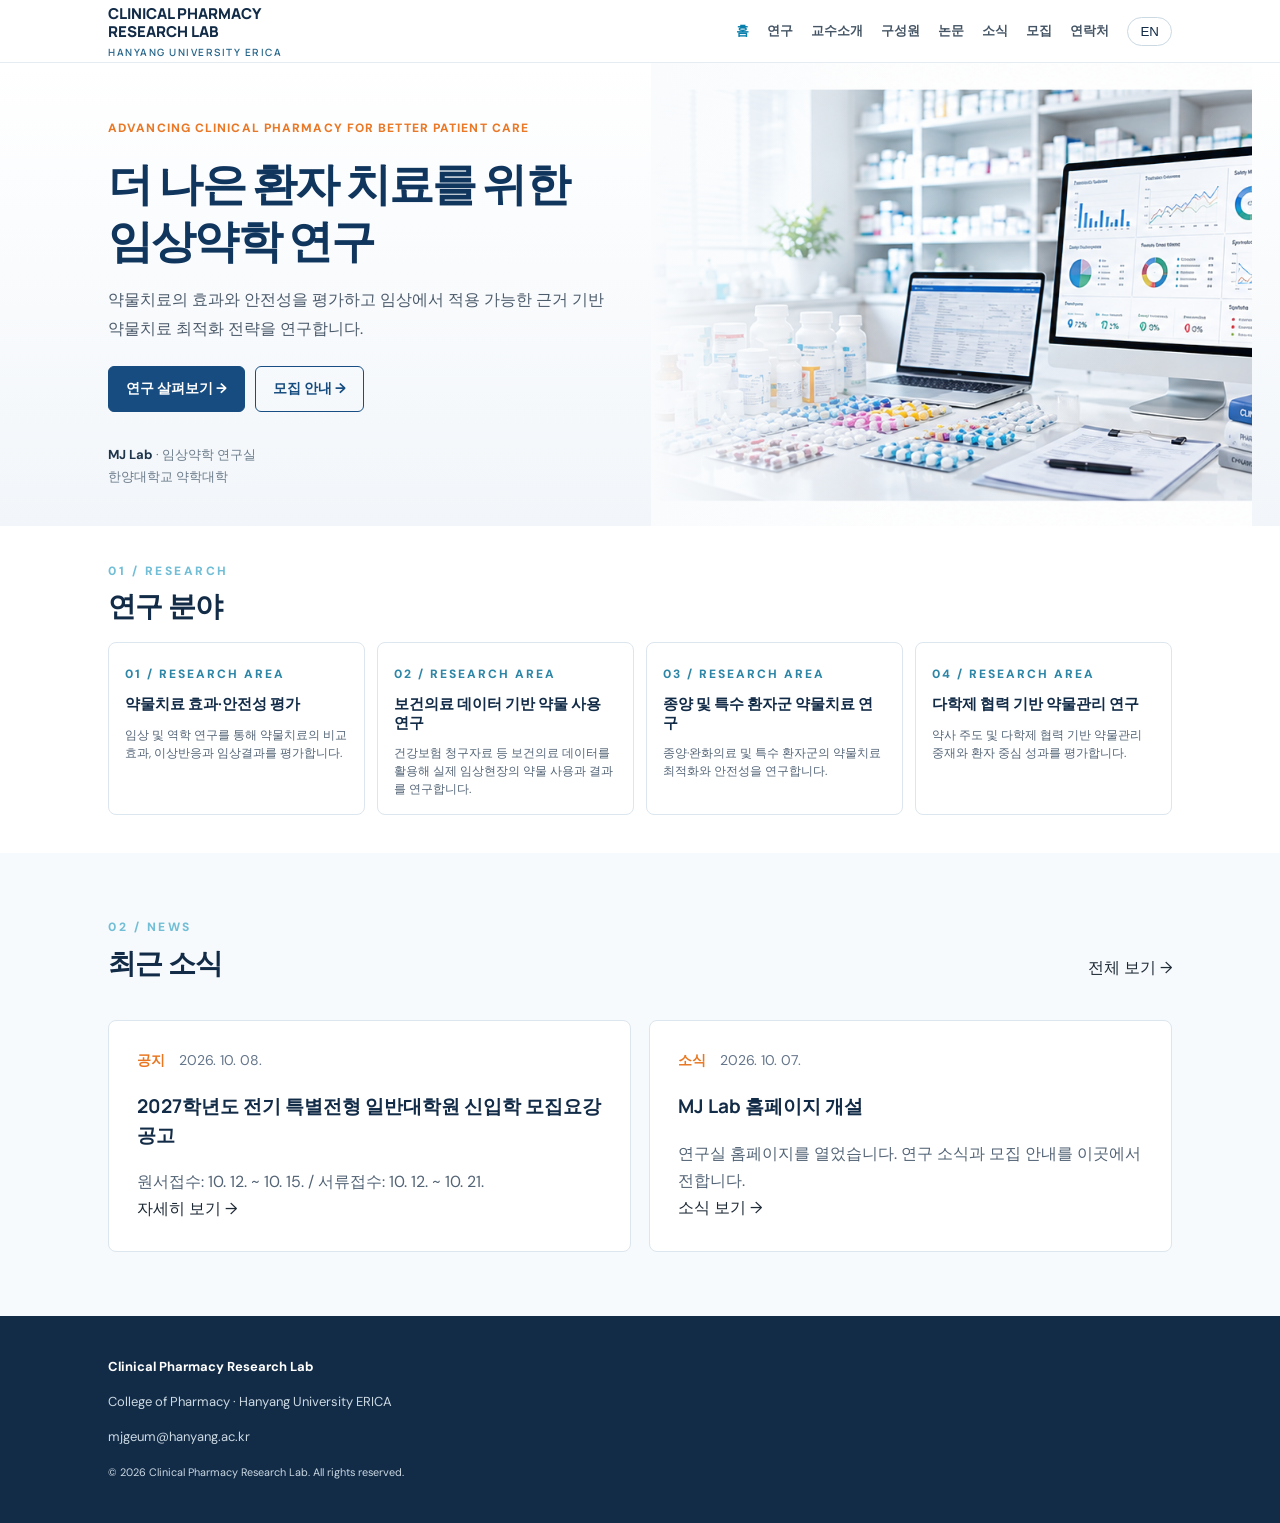
<file: index.html>
<!DOCTYPE html>
<html lang="en"><head><meta charset="utf-8"/><meta content="width=device-width,initial-scale=1" name="viewport"/><meta content="Clinical Pharmacy Research Lab, Hanyang University ERICA. Medication effectiveness, safety and evidence-based pharmacy research." name="description"/><title>Home | Clinical Pharmacy Research Lab · Hanyang University</title><link href="style.css" rel="stylesheet"/></head><body><header><div class="wrap top"><a class="brand" href="index.html">CLINICAL PHARMACY<br/>RESEARCH LAB<small>HANYANG UNIVERSITY ERICA</small></a><nav><a class="active" href="index.html"><span class="en">Home</span><span class="ko" hidden="">홈</span></a><a class="" href="research.html"><span class="en">Research</span><span class="ko" hidden="">연구</span></a><a class="" href="pi.html"><span class="en">PI</span><span class="ko" hidden="">교수소개</span></a><a class="" href="team.html"><span class="en">Team</span><span class="ko" hidden="">구성원</span></a><a class="" href="publications.html"><span class="en">Publications</span><span class="ko" hidden="">논문</span></a><a class="" href="news.html"><span class="en">News</span><span class="ko" hidden="">소식</span></a><a class="" href="join.html"><span class="en">Join Us</span><span class="ko" hidden="">모집</span></a><a class="" href="contact.html"><span class="en">Contact</span><span class="ko" hidden="">연락처</span></a><button aria-label="Toggle language" class="lang" id="language">한국어</button></nav></div></header><main><section class="hero mj-hero"><div class="wrap mj-hero-layout"><div class="mj-hero-copy"><div class="eyebrow">Advancing Clinical Pharmacy for Better Patient Care</div><h1><span class="ko" hidden="">더 나은 환자 치료를 위한<br/>임상약학 연구</span><span class="en">Clinical Pharmacy Research<br/>for Better Patient Care</span></h1><p class="mj-hero-desc"><span class="ko" hidden="">약물치료의 효과와 안전성을 평가하고 임상에서 적용 가능한 근거 기반 약물치료 최적화 전략을 연구합니다.</span><span class="en">We evaluate the effectiveness and safety of pharmacotherapy and develop evidence-based strategies to optimize medication use in clinical practice.</span></p><div class="mj-hero-actions"><a class="btn" href="research.html"><span class="ko" hidden="">연구 살펴보기 →</span><span class="en">Explore Research →</span></a><a class="btn secondary" href="join.html"><span class="ko" hidden="">모집 안내 →</span><span class="en">Join Our Lab →</span></a></div><p class="mj-hero-signature"><strong>MJ Lab</strong> · <span class="ko" hidden="">임상약학 연구실</span><span class="en">Clinical Pharmacy Research Lab</span><br/><span class="ko" hidden="">한양대학교 약학대학</span><span class="en">College of Pharmacy, Hanyang University</span></p></div><div aria-label="Clinical pharmacy research workstation with medications and healthcare data analysis" class="mj-hero-visual" role="img"></div></div></section><section class="section home-research"><div class="wrap"><div class="eyebrow">01 / RESEARCH</div><h2><span class="en">Research Areas</span><span class="ko" hidden="">연구 분야</span></h2><div class="cards"><article class="card"><span class="num">01 / RESEARCH AREA</span><h3><span class="en">Evaluation of Medication Effectiveness and Safety</span><span class="ko" hidden="">약물치료 효과·안전성 평가</span></h3><p><span class="en">Evaluate comparative effectiveness, adverse drug events, and clinical outcomes of pharmacotherapy using rigorous clinical and epidemiologic methods.</span><span class="ko" hidden="">임상 및 역학 연구를 통해 약물치료의 비교 효과, 이상반응과 임상결과를 평가합니다.</span></p></article><article class="card"><span class="num">02 / RESEARCH AREA</span><h3><span class="en">Medication Use Research Using Healthcare Data</span><span class="ko" hidden="">보건의료 데이터 기반 약물 사용 연구</span></h3><p><span class="en">Use nationwide claims and other healthcare data to study medication utilization, real-world outcomes, and medication-related risks.</span><span class="ko" hidden="">건강보험 청구자료 등 보건의료 데이터를 활용해 실제 임상현장의 약물 사용과 결과를 연구합니다.</span></p></article><article class="card"><span class="num">03 / RESEARCH AREA</span><h3><span class="en">Pharmacotherapy in Oncology and Special Patient Populations</span><span class="ko" hidden="">종양 및 특수 환자군 약물치료 연구</span></h3><p><span class="en">Investigate medication optimization, supportive care, and treatment safety in oncology, palliative care, and other complex patient populations.</span><span class="ko" hidden="">종양·완화의료 및 특수 환자군의 약물치료 최적화와 안전성을 연구합니다.</span></p></article><article class="card"><span class="num">04 / RESEARCH AREA</span><h3><span class="en">Multidisciplinary Medication Management</span><span class="ko" hidden="">다학제 협력 기반 약물관리 연구</span></h3><p><span class="en">Develop and assess pharmacist-led and interprofessional approaches to improve medication use and patient-centered outcomes.</span><span class="ko" hidden="">약사 주도 및 다학제 협력 기반 약물관리 중재와 환자 중심 성과를 평가합니다.</span></p></article></div></div></section><section class="section alt home-news"><div class="wrap"><div class="eyebrow">02 / NEWS</div><div class="home-section-heading"><h2><span class="ko" hidden="">최근 소식</span><span class="en">Latest News</span></h2><a href="news.html"><span class="ko" hidden="">전체 보기 →</span><span class="en">View all →</span></a></div><div class="home-news-list"><article class="card"><div class="news-meta"><span class="news-tag"><span class="ko" hidden="">공지</span><span class="en">Notice</span></span><time datetime="2026-10-08">2026. 10. 08.</time></div><h3><span class="ko" hidden="">2027학년도 전기 특별전형 일반대학원 신입학 모집요강 공고</span><span class="en">Spring 2027 Graduate Admissions Announcement</span></h3><p><span class="ko" hidden="">원서접수: 10. 12. ~ 10. 15. / 서류접수: 10. 12. ~ 10. 21.</span><span class="en">Online applications: Oct 12–15 / Document submission: Oct 12–21, 2026.</span></p><a href="news.html"><span class="ko" hidden="">자세히 보기 →</span><span class="en">Read more →</span></a></article><article class="card"><div class="news-meta"><span class="news-tag"><span class="ko" hidden="">소식</span><span class="en">News</span></span><time datetime="2026-10-07">2026. 10. 07.</time></div><h3><span class="ko" hidden="">MJ Lab 홈페이지 개설</span><span class="en">MJ Lab Website Launched</span></h3><p><span class="ko" hidden="">연구실 홈페이지를 열었습니다. 연구 소식과 모집 안내를 이곳에서 전합니다.</span><span class="en">Our lab website is now open. Research updates and recruitment announcements will be shared here.</span></p><a href="news.html"><span class="ko" hidden="">소식 보기 →</span><span class="en">Read more →</span></a></article></div></div></section></main><footer class="footer"><div class="wrap"><strong>Clinical Pharmacy Research Lab</strong><p>College of Pharmacy · Hanyang University ERICA</p><p>mjgeum@hanyang.ac.kr</p><small>© 2026 Clinical Pharmacy Research Lab. All rights reserved.</small></div></footer><script src="data.js"></script><script src="script.js"></script></body></html>
</file>
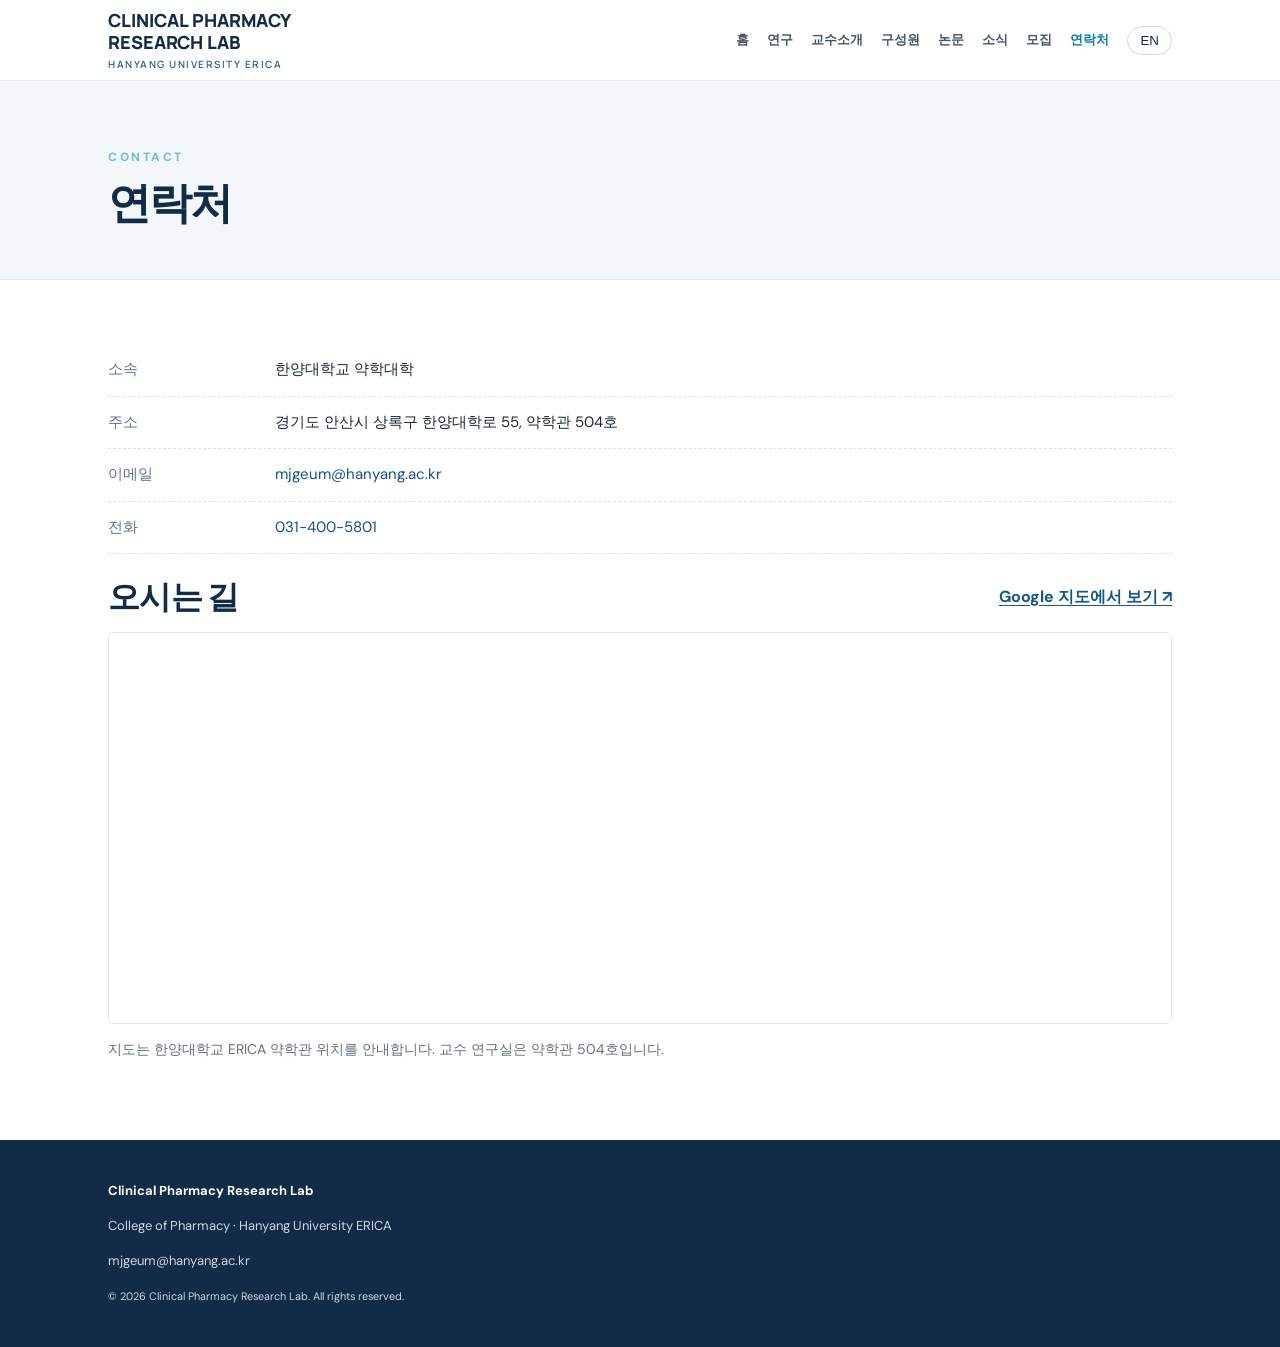
<file: contact.html>
<!doctype html><html lang="en"><head><meta charset="utf-8"><meta name="viewport" content="width=device-width,initial-scale=1"><meta name="description" content="Clinical Pharmacy Research Lab, Hanyang University ERICA. Medication effectiveness, safety and evidence-based pharmacy research."><title>Contact | Clinical Pharmacy Research Lab · Hanyang University</title><link rel="stylesheet" href="style.css"></head><body><header><div class="wrap top"><a class="brand" href="index.html">CLINICAL PHARMACY<br>RESEARCH LAB<small>HANYANG UNIVERSITY ERICA</small></a><nav><a class="" href="index.html"><span class="en">Home</span><span class="ko" hidden>홈</span></a><a class="" href="research.html"><span class="en">Research</span><span class="ko" hidden>연구</span></a><a class="" href="pi.html"><span class="en">PI</span><span class="ko" hidden>교수소개</span></a><a class="" href="team.html"><span class="en">Team</span><span class="ko" hidden>구성원</span></a><a class="" href="publications.html"><span class="en">Publications</span><span class="ko" hidden>논문</span></a><a class="" href="news.html"><span class="en">News</span><span class="ko" hidden>소식</span></a><a class="" href="join.html"><span class="en">Join Us</span><span class="ko" hidden>모집</span></a><a class="active" href="contact.html"><span class="en">Contact</span><span class="ko" hidden>연락처</span></a><button class="lang" id="language" aria-label="Toggle language">한국어</button></nav></div></header><main><div class="pagehead"><div class="wrap"><div class="eyebrow">CONTACT</div><h1><span class="en">Contact</span><span class="ko" hidden>연락처</span></h1></div></div><section class="section"><div class="wrap"><div class="contact-details">
<div class="contact-detail"><div class="contact-label"><span class="en">Affiliation</span><span class="ko" hidden>소속</span></div><div><span class="en">College of Pharmacy, Hanyang University</span><span class="ko" hidden>한양대학교 약학대학</span></div></div>
<div class="contact-detail"><div class="contact-label"><span class="en">Address</span><span class="ko" hidden>주소</span></div><div><span class="en">Room 504, Pharmacy Building, 55 Hanyangdaehak-ro, Sangnok-gu, Ansan-si, Gyeonggi-do, Republic of Korea</span><span class="ko" hidden>경기도 안산시 상록구 한양대학로 55, 약학관 504호</span></div></div>
<div class="contact-detail"><div class="contact-label"><span class="en">Email</span><span class="ko" hidden>이메일</span></div><div><a href="mailto:mjgeum@hanyang.ac.kr">mjgeum@hanyang.ac.kr</a></div></div>
<div class="contact-detail"><div class="contact-label"><span class="en">Phone</span><span class="ko" hidden>전화</span></div><div><a href="tel:+82314005801">031-400-5801</a></div></div>
</div><div class="contact-map-header"><h2><span class="en">Location</span><span class="ko" hidden>오시는 길</span></h2><a class="map-link" href="https://www.google.com/maps/search/?api=1&amp;query=Hanyang+University+ERICA+College+of+Pharmacy" target="_blank" rel="noopener noreferrer"><span class="en">Open in Google Maps ↗</span><span class="ko" hidden>Google 지도에서 보기 ↗</span></a></div>
<div class="map-frame"><iframe title="Hanyang University ERICA College of Pharmacy location on Google Maps" src="https://www.google.com/maps?q=Hanyang%20University%20ERICA%20College%20of%20Pharmacy&amp;output=embed" width="100%" height="420" style="border:0" loading="lazy" referrerpolicy="no-referrer-when-downgrade" allowfullscreen></iframe></div>
<p class="small"><span class="en">The map indicates the College of Pharmacy at Hanyang University ERICA. Office: Room 504.</span><span class="ko" hidden>지도는 한양대학교 ERICA 약학관 위치를 안내합니다. 교수 연구실은 약학관 504호입니다.</span></p></div></section></main><footer class="footer"><div class="wrap"><strong>Clinical Pharmacy Research Lab</strong><p>College of Pharmacy · Hanyang University ERICA</p><p>mjgeum@hanyang.ac.kr</p><small>© 2026 Clinical Pharmacy Research Lab. All rights reserved.</small></div></footer><script src="data.js"></script><script src="script.js"></script></body></html>
</file>
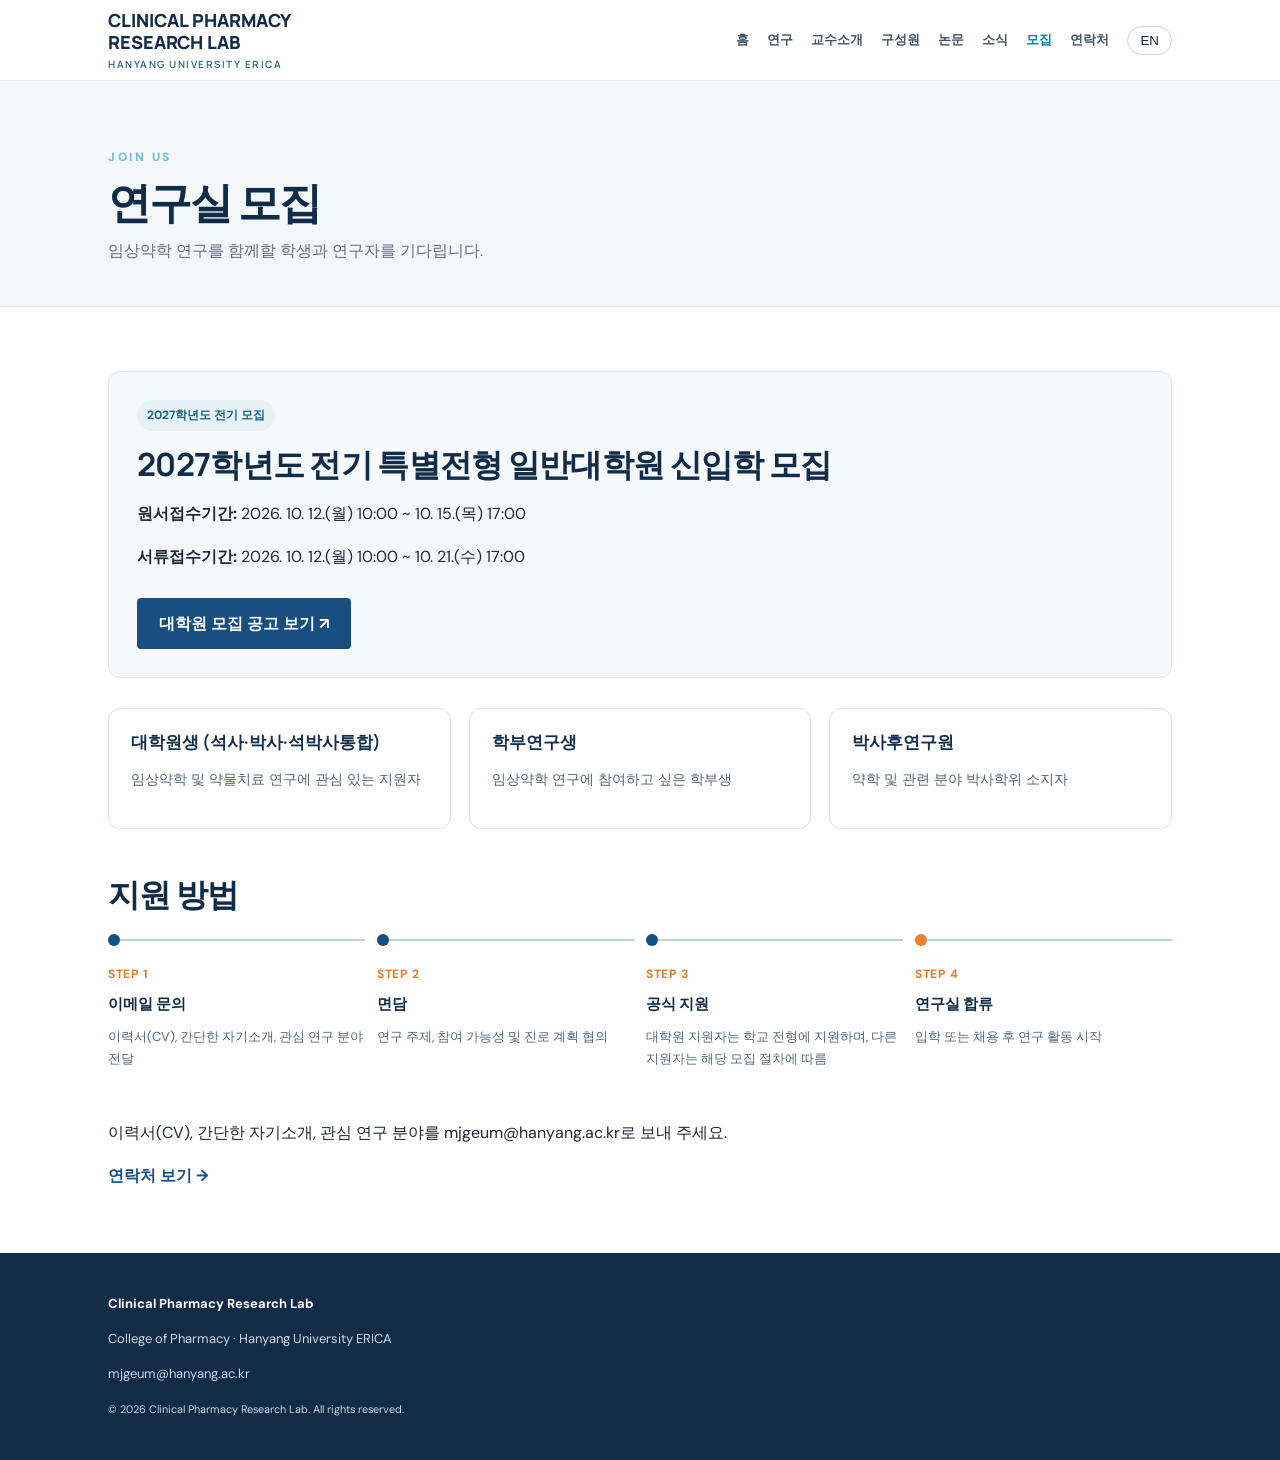
<file: join.html>
<!doctype html><html lang="en"><head><meta charset="utf-8"><meta name="viewport" content="width=device-width,initial-scale=1"><meta name="description" content="Clinical Pharmacy Research Lab, Hanyang University ERICA. Medication effectiveness, safety and evidence-based pharmacy research."><title>Join Us | Clinical Pharmacy Research Lab · Hanyang University</title><link rel="stylesheet" href="style.css"></head><body><header><div class="wrap top"><a class="brand" href="index.html">CLINICAL PHARMACY<br>RESEARCH LAB<small>HANYANG UNIVERSITY ERICA</small></a><nav><a class="" href="index.html"><span class="en">Home</span><span class="ko" hidden>홈</span></a><a class="" href="research.html"><span class="en">Research</span><span class="ko" hidden>연구</span></a><a class="" href="pi.html"><span class="en">PI</span><span class="ko" hidden>교수소개</span></a><a class="" href="team.html"><span class="en">Team</span><span class="ko" hidden>구성원</span></a><a class="" href="publications.html"><span class="en">Publications</span><span class="ko" hidden>논문</span></a><a class="" href="news.html"><span class="en">News</span><span class="ko" hidden>소식</span></a><a class="active" href="join.html"><span class="en">Join Us</span><span class="ko" hidden>모집</span></a><a class="" href="contact.html"><span class="en">Contact</span><span class="ko" hidden>연락처</span></a><button class="lang" id="language" aria-label="Toggle language">한국어</button></nav></div></header><main><div class="pagehead"><div class="wrap"><div class="eyebrow">JOIN US</div><h1><span class="en">Join Our Lab</span><span class="ko" hidden>연구실 모집</span></h1><p><span class="en">We welcome motivated students and researchers interested in clinical pharmacy.</span><span class="ko" hidden>임상약학 연구를 함께할 학생과 연구자를 기다립니다.</span></p></div></div>
<section class="section"><div class="wrap">
<div class="admission"><span class="pill"><span class="en">2027 Spring Admissions</span><span class="ko" hidden>2027학년도 전기 모집</span></span><h2><span class="en">2027 Spring Graduate School Special Admissions</span><span class="ko" hidden>2027학년도 전기 특별전형 일반대학원 신입학 모집</span></h2><p><strong><span class="en">Online application:</span><span class="ko" hidden>원서접수기간:</span></strong> <span class="en">Oct 12, 2026 (Mon), 10:00 – Oct 15, 2026 (Thu), 17:00</span><span class="ko" hidden>2026. 10. 12.(월) 10:00 ~ 10. 15.(목) 17:00</span></p><p><strong><span class="en">Document submission:</span><span class="ko" hidden>서류접수기간:</span></strong> <span class="en">Oct 12, 2026 (Mon), 10:00 – Oct 21, 2026 (Wed), 17:00</span><span class="ko" hidden>2026. 10. 12.(월) 10:00 ~ 10. 21.(수) 17:00</span></p><a class="btn admission-link" href="https://pharmacy.hanyang.ac.kr/front/information/notice/notice-view?id=1865" target="_blank" rel="noopener noreferrer"><span class="en">View official admissions notice ↗</span><span class="ko" hidden>대학원 모집 공고 보기 ↗</span></a></div>
<div class="join-cards">
<article class="join-card"><h3><span class="en">Graduate Students (M.S. / Ph.D. / Integrated)</span><span class="ko" hidden>대학원생 (석사·박사·석박사통합)</span></h3><p><span class="en">Applicants interested in clinical pharmacy and pharmacotherapy research. </span><span class="ko" hidden>임상약학 및 약물치료 연구에 관심 있는 지원자</span></p></article>
<article class="join-card"><h3><span class="en">Undergraduate Researchers</span><span class="ko" hidden>학부연구생</span></h3><p><span class="en">Undergraduate students interested in participating in clinical pharmacy research.</span><span class="ko" hidden>임상약학 연구에 참여하고 싶은 학부생</span></p></article>
<article class="join-card"><h3><span class="en">Postdoctoral Researchers</span><span class="ko" hidden>박사후연구원</span></h3><p><span class="en">Ph.D. holders in pharmacy or related fields may inquire about opportunities.</span><span class="ko" hidden>약학 및 관련 분야 박사학위 소지자</span></p></article>
</div><h2 class="apply-heading"><span class="en">How to Apply</span><span class="ko" hidden>지원 방법</span></h2>
<div class="apply-steps"><div class="apply-step"><b>STEP 1</b><h3><span class="en">Email Inquiry</span><span class="ko" hidden>이메일 문의</span></h3><p><span class="en">Send a CV, brief introduction, and research interests</span><span class="ko" hidden>이력서(CV), 간단한 자기소개, 관심 연구 분야 전달</span></p></div><div class="apply-step"><b>STEP 2</b><h3><span class="en">Discussion</span><span class="ko" hidden>면담</span></h3><p><span class="en">Discuss research interests, opportunities, and plans</span><span class="ko" hidden>연구 주제, 참여 가능성 및 진로 계획 협의</span></p></div><div class="apply-step"><b>STEP 3</b><h3><span class="en">Formal Application</span><span class="ko" hidden>공식 지원</span></h3><p><span class="en">Graduate applicants follow university admission procedures; other roles follow applicable recruitment processes</span><span class="ko" hidden>대학원 지원자는 학교 전형에 지원하며, 다른 지원자는 해당 모집 절차에 따름</span></p></div><div class="apply-step"><b>STEP 4</b><h3><span class="en">Join the Lab</span><span class="ko" hidden>연구실 합류</span></h3><p><span class="en">Begin research following admission or appointment</span><span class="ko" hidden>입학 또는 채용 후 연구 활동 시작</span></p></div></div>
<p class="join-outro"><span class="en">Please send your CV, a short introduction, and research interests to <a href="mailto:mjgeum@hanyang.ac.kr">mjgeum@hanyang.ac.kr</a>.</span><span class="ko" hidden>이력서(CV), 간단한 자기소개, 관심 연구 분야를 <a href="mailto:mjgeum@hanyang.ac.kr">mjgeum@hanyang.ac.kr</a>로 보내 주세요.</span></p><a class="contact-link" href="contact.html"><span class="en">Contact information →</span><span class="ko" hidden>연락처 보기 →</span></a>
</div></section></main><footer class="footer"><div class="wrap"><strong>Clinical Pharmacy Research Lab</strong><p>College of Pharmacy · Hanyang University ERICA</p><p>mjgeum@hanyang.ac.kr</p><small>© 2026 Clinical Pharmacy Research Lab. All rights reserved.</small></div></footer><script src="data.js"></script><script src="script.js"></script></body></html>
</file>
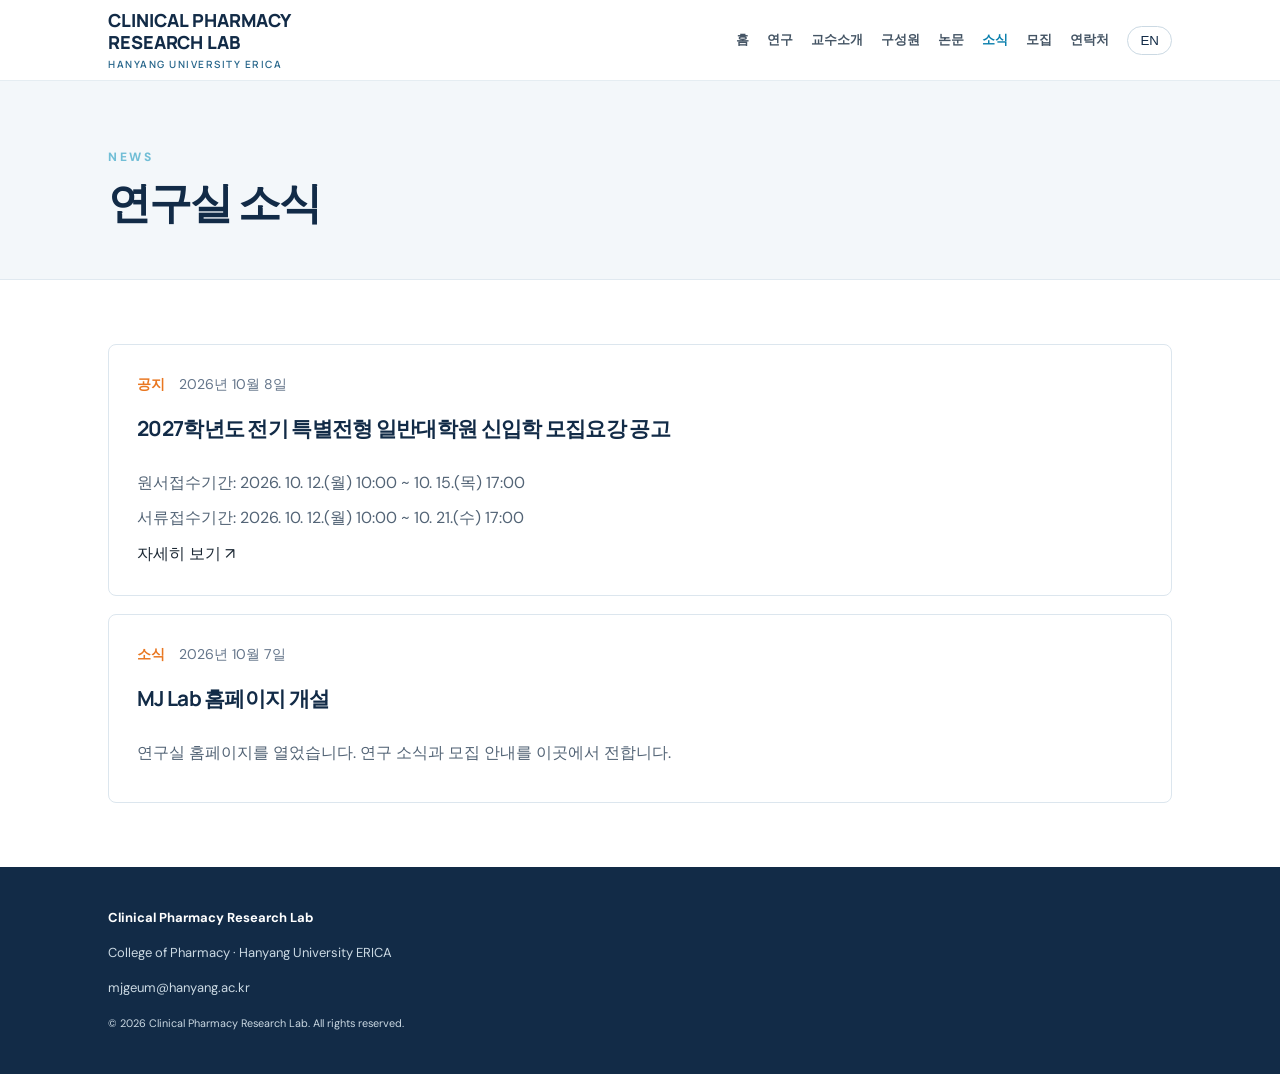
<file: news.html>
<!DOCTYPE html>
<html lang="en"><head><meta charset="utf-8"/><meta content="width=device-width,initial-scale=1" name="viewport"/><meta content="Clinical Pharmacy Research Lab, Hanyang University ERICA. Medication effectiveness, safety and evidence-based pharmacy research." name="description"/><title>News | Clinical Pharmacy Research Lab · Hanyang University</title><link href="style.css" rel="stylesheet"/></head><body><header><div class="wrap top"><a class="brand" href="index.html">CLINICAL PHARMACY<br/>RESEARCH LAB<small>HANYANG UNIVERSITY ERICA</small></a><nav><a class="" href="index.html"><span class="en">Home</span><span class="ko" hidden="">홈</span></a><a class="" href="research.html"><span class="en">Research</span><span class="ko" hidden="">연구</span></a><a class="" href="pi.html"><span class="en">PI</span><span class="ko" hidden="">교수소개</span></a><a class="" href="team.html"><span class="en">Team</span><span class="ko" hidden="">구성원</span></a><a class="" href="publications.html"><span class="en">Publications</span><span class="ko" hidden="">논문</span></a><a class="active" href="news.html"><span class="en">News</span><span class="ko" hidden="">소식</span></a><a class="" href="join.html"><span class="en">Join Us</span><span class="ko" hidden="">모집</span></a><a class="" href="contact.html"><span class="en">Contact</span><span class="ko" hidden="">연락처</span></a><button aria-label="Toggle language" class="lang" id="language">한국어</button></nav></div></header><main><div class="pagehead"><div class="wrap"><div class="eyebrow">NEWS</div><h1><span class="en">Lab News</span><span class="ko" hidden="">연구실 소식</span></h1></div></div><section class="section"><div class="wrap news-page-list"><article class="card news-entry"><div class="news-meta"><span class="news-tag"><span class="ko" hidden="">공지</span><span class="en">Notice</span></span><time datetime="2026-10-08"><span class="ko" hidden="">2026년 10월 8일</span><span class="en">October 8, 2026</span></time></div><h2><span class="ko" hidden="">2027학년도 전기 특별전형 일반대학원 신입학 모집요강 공고</span><span class="en">Spring 2027 Graduate Admissions: Special Admission Announcement</span></h2><p><span class="ko" hidden="">원서접수기간: 2026. 10. 12.(월) 10:00 ~ 10. 15.(목) 17:00</span><span class="en">Online application: October 12, 2026, 10:00 – October 15, 2026, 17:00 (KST)</span></p><p><span class="ko" hidden="">서류접수기간: 2026. 10. 12.(월) 10:00 ~ 10. 21.(수) 17:00</span><span class="en">Document submission: October 12, 2026, 10:00 – October 21, 2026, 17:00 (KST)</span></p><a href="https://pharmacy.hanyang.ac.kr/front/information/notice/notice-view?id=1865" rel="noopener noreferrer" target="_blank"><span class="ko" hidden="">자세히 보기 ↗</span><span class="en">View official announcement ↗</span></a></article><article class="card news-entry"><div class="news-meta"><span class="news-tag"><span class="ko" hidden="">소식</span><span class="en">News</span></span><time datetime="2026-10-07"><span class="ko" hidden="">2026년 10월 7일</span><span class="en">October 7, 2026</span></time></div><h2><span class="ko" hidden="">MJ Lab 홈페이지 개설</span><span class="en">MJ Lab Website Launched</span></h2><p><span class="ko" hidden="">연구실 홈페이지를 열었습니다. 연구 소식과 모집 안내를 이곳에서 전합니다.</span><span class="en">Our lab website is now open. We will share research updates and recruitment information here.</span></p></article></div></section></main><footer class="footer"><div class="wrap"><strong>Clinical Pharmacy Research Lab</strong><p>College of Pharmacy · Hanyang University ERICA</p><p>mjgeum@hanyang.ac.kr</p><small>© 2026 Clinical Pharmacy Research Lab. All rights reserved.</small></div></footer><script src="data.js"></script><script src="script.js"></script></body></html>
</file>
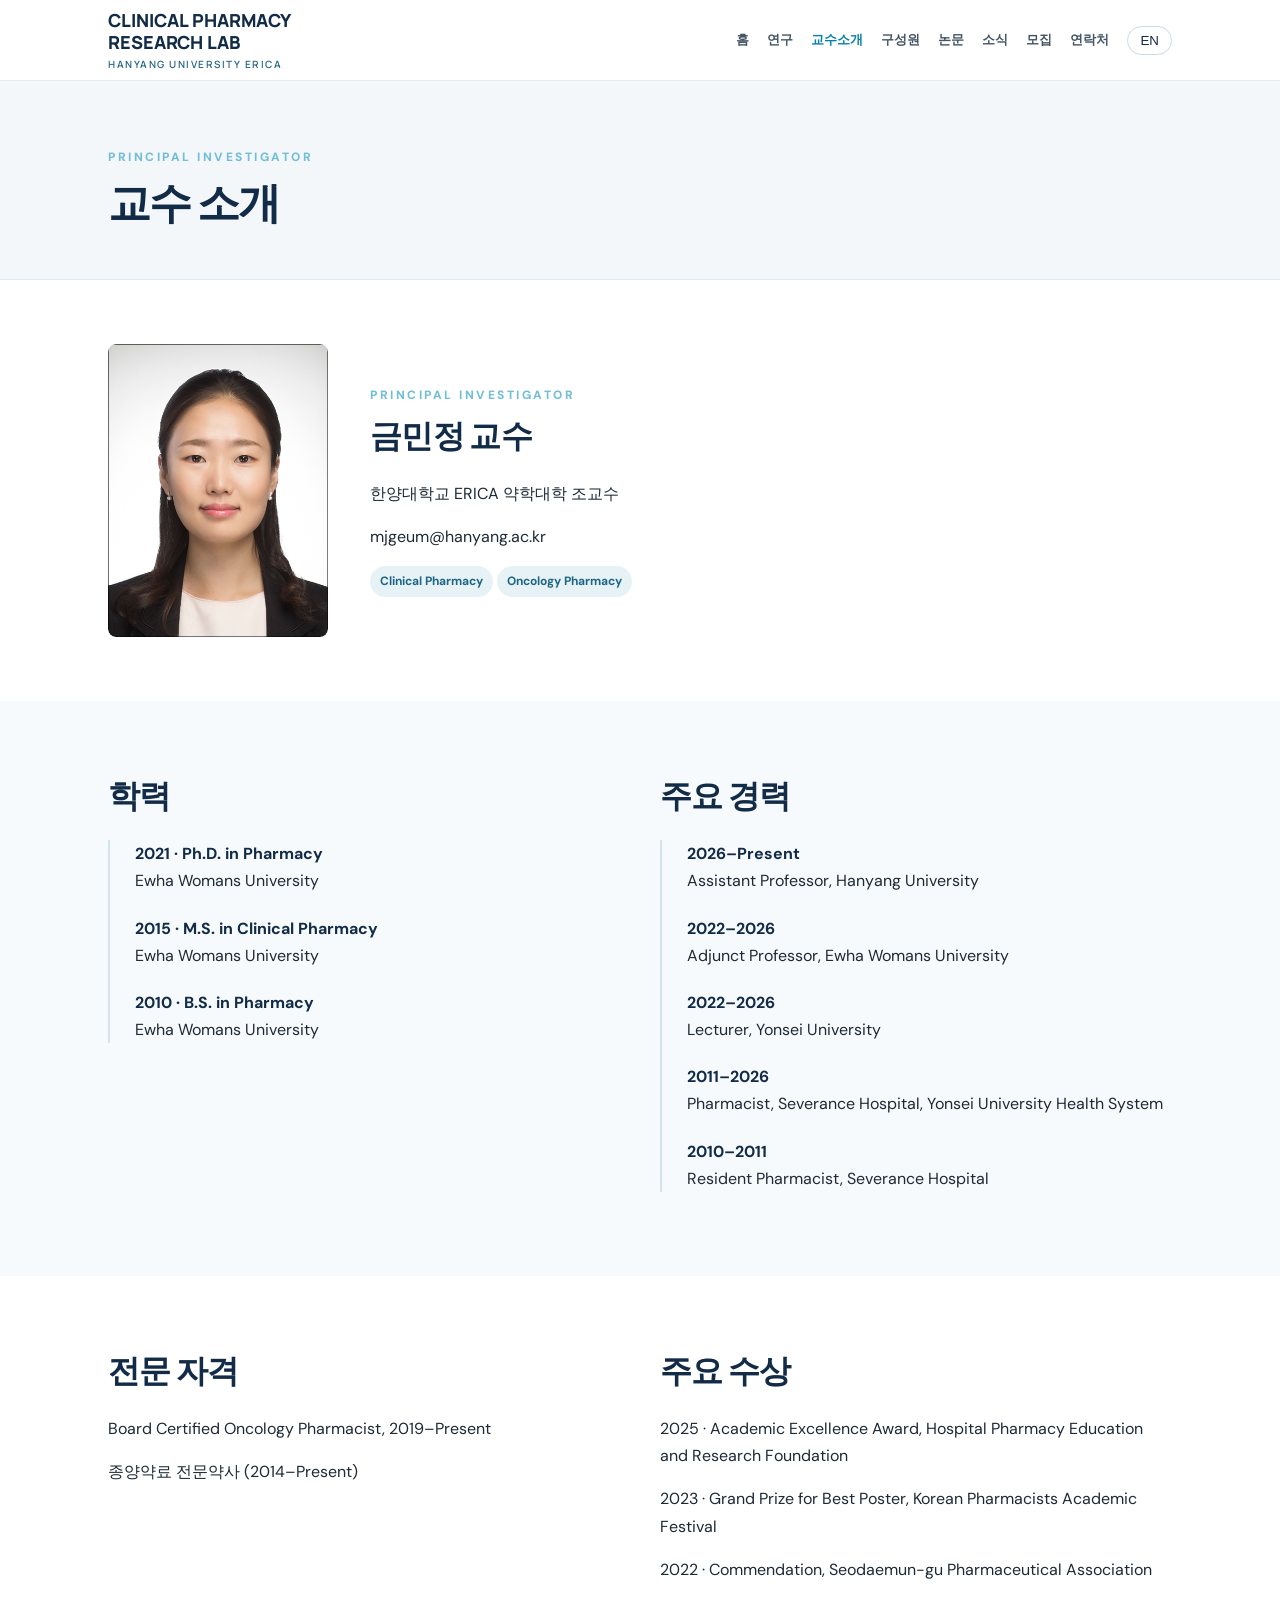
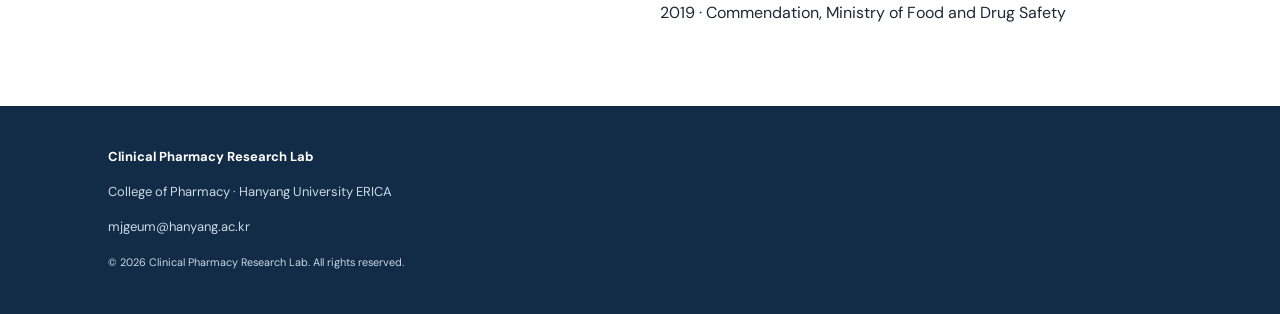
<file: pi.html>
<!doctype html><html lang="en"><head><meta charset="utf-8"><meta name="viewport" content="width=device-width,initial-scale=1"><meta name="description" content="Clinical Pharmacy Research Lab, Hanyang University ERICA. Medication effectiveness, safety and evidence-based pharmacy research."><title>PI | Clinical Pharmacy Research Lab · Hanyang University</title><link rel="stylesheet" href="style.css"></head><body><header><div class="wrap top"><a class="brand" href="index.html">CLINICAL PHARMACY<br>RESEARCH LAB<small>HANYANG UNIVERSITY ERICA</small></a><nav><a class="" href="index.html"><span class="en">Home</span><span class="ko" hidden>홈</span></a><a class="" href="research.html"><span class="en">Research</span><span class="ko" hidden>연구</span></a><a class="active" href="pi.html"><span class="en">PI</span><span class="ko" hidden>교수소개</span></a><a class="" href="team.html"><span class="en">Team</span><span class="ko" hidden>구성원</span></a><a class="" href="publications.html"><span class="en">Publications</span><span class="ko" hidden>논문</span></a><a class="" href="news.html"><span class="en">News</span><span class="ko" hidden>소식</span></a><a class="" href="join.html"><span class="en">Join Us</span><span class="ko" hidden>모집</span></a><a class="" href="contact.html"><span class="en">Contact</span><span class="ko" hidden>연락처</span></a><button class="lang" id="language" aria-label="Toggle language">한국어</button></nav></div></header><main><div class="pagehead"><div class="wrap"><div class="eyebrow">PRINCIPAL INVESTIGATOR</div><h1><span class="en">Professor</span><span class="ko" hidden>교수 소개</span></h1></div></div><section class="section"><div class="wrap split"><div><div class="portrait"><img class="professor-photo" src="assets/pi.jpg" alt="Professor Min Jung Geum" loading="lazy"></div></div><div><div class="eyebrow">PRINCIPAL INVESTIGATOR</div><h2><span class="en">Min Jung Geum, Ph.D.</span><span class="ko" hidden>금민정 교수</span></h2><p><span class="en">Assistant Professor, College of Pharmacy, Hanyang University ERICA</span><span class="ko" hidden>한양대학교 ERICA 약학대학 조교수</span></p><p><a href="mailto:mjgeum@hanyang.ac.kr">mjgeum@hanyang.ac.kr</a></p><span class="pill">Clinical Pharmacy</span> <span class="pill">Oncology Pharmacy</span></div></div></section><section class="section alt"><div class="wrap split"><div><h2><span class="en">Education</span><span class="ko" hidden>학력</span></h2><div class="timeline"><p><strong>2021 · Ph.D. in Pharmacy</strong>Ewha Womans University</p><p><strong>2015 · M.S. in Clinical Pharmacy</strong>Ewha Womans University</p><p><strong>2010 · B.S. in Pharmacy</strong>Ewha Womans University</p></div></div><div><h2><span class="en">Appointments & Experience</span><span class="ko" hidden>주요 경력</span></h2><div class="timeline"><p><strong>2026–Present</strong>Assistant Professor, Hanyang University</p><p><strong>2022–2026</strong>Adjunct Professor, Ewha Womans University</p><p><strong>2022–2026</strong>Lecturer, Yonsei University</p><p><strong>2011–2026</strong>Pharmacist, Severance Hospital, Yonsei University Health System</p><p><strong>2010–2011</strong>Resident Pharmacist, Severance Hospital</p></div></div></div></section><section class="section"><div class="wrap split"><div><h2><span class="en">Professional Credentials</span><span class="ko" hidden>전문 자격</span></h2><p>Board Certified Oncology Pharmacist, 2019–Present</p><p><span class="en">Oncology Pharmacy Specialist, 2014–Present</span><span class="ko" hidden>종양약료 전문약사 (2014–Present)</span></p></div><div><h2><span class="en">Selected Awards</span><span class="ko" hidden>주요 수상</span></h2><p>2025 · Academic Excellence Award, Hospital Pharmacy Education and Research Foundation</p><p>2023 · Grand Prize for Best Poster, Korean Pharmacists Academic Festival</p><p>2022 · Commendation, Seodaemun-gu Pharmaceutical Association</p><p>2019 · Commendation, Ministry of Food and Drug Safety</p></div></div></section></main><footer class="footer"><div class="wrap"><strong>Clinical Pharmacy Research Lab</strong><p>College of Pharmacy · Hanyang University ERICA</p><p>mjgeum@hanyang.ac.kr</p><small>© 2026 Clinical Pharmacy Research Lab. All rights reserved.</small></div></footer><script src="data.js"></script><script src="script.js"></script></body></html>
</file>
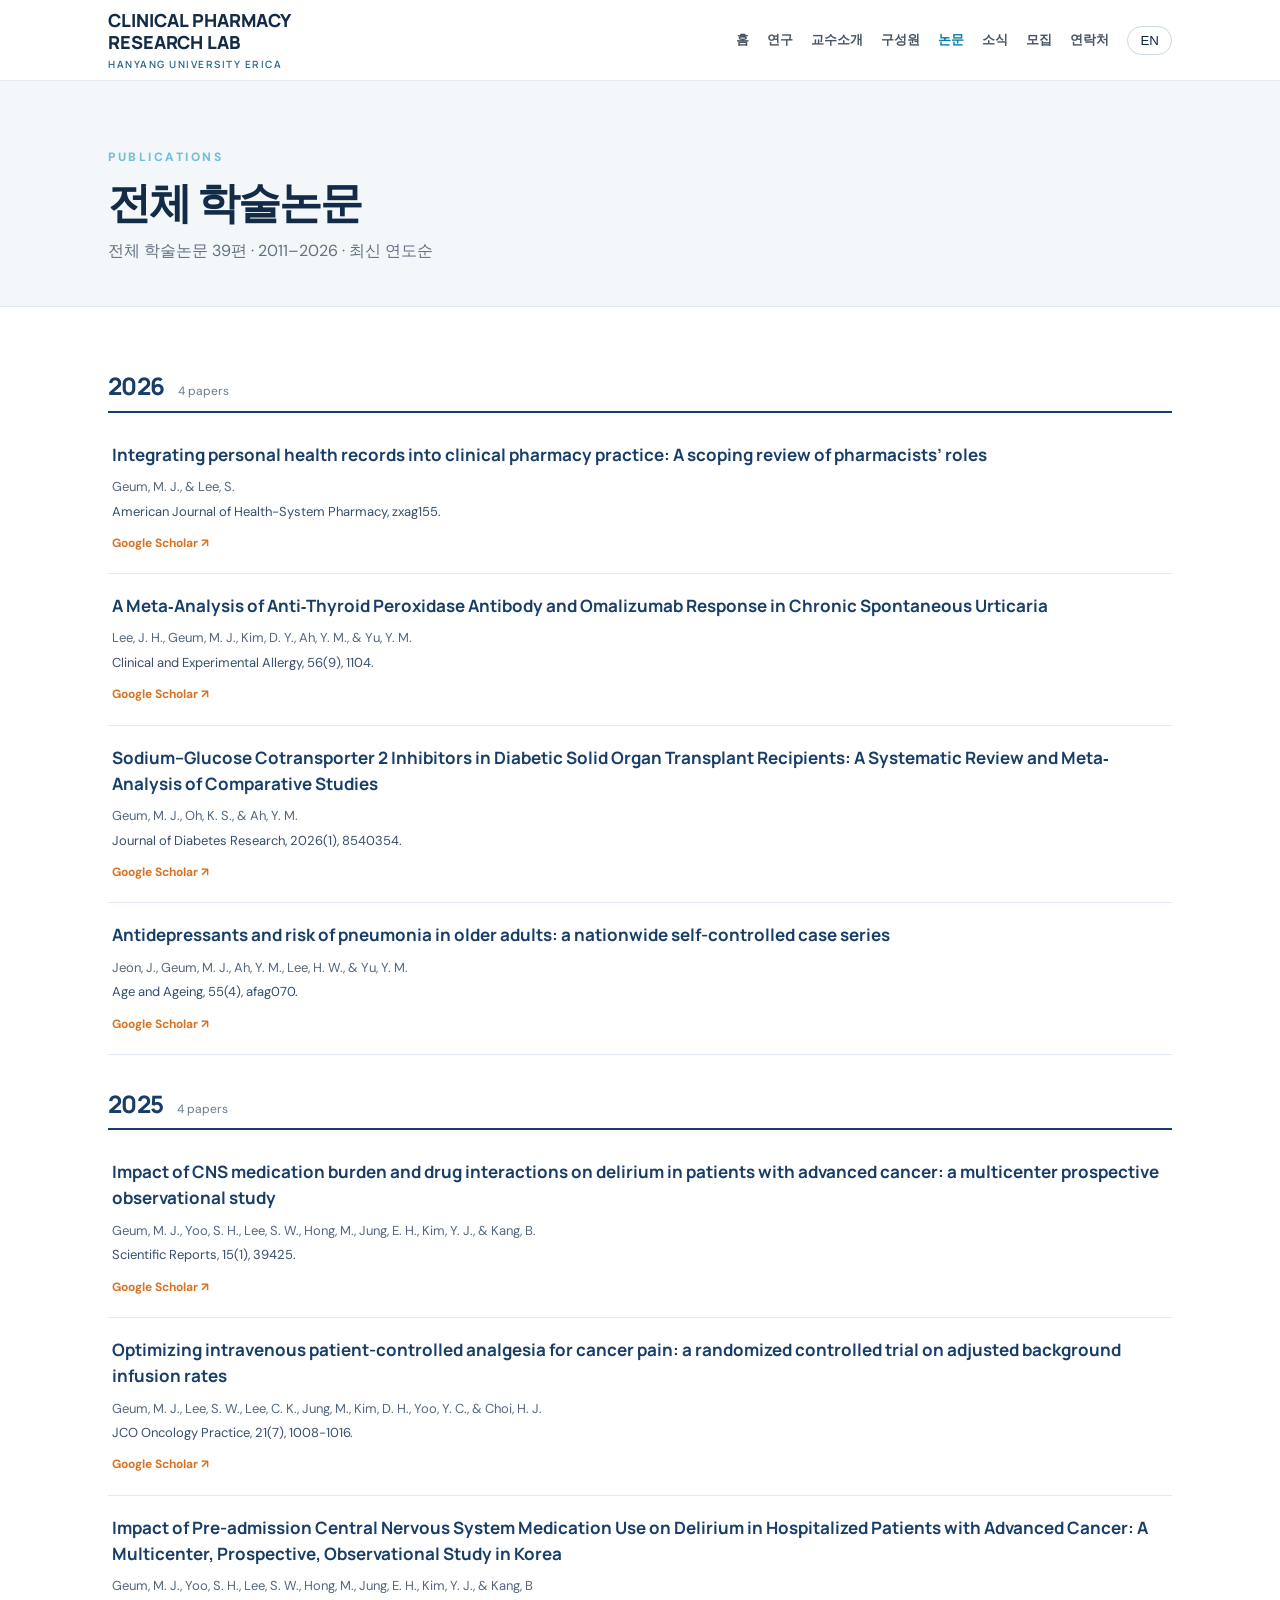
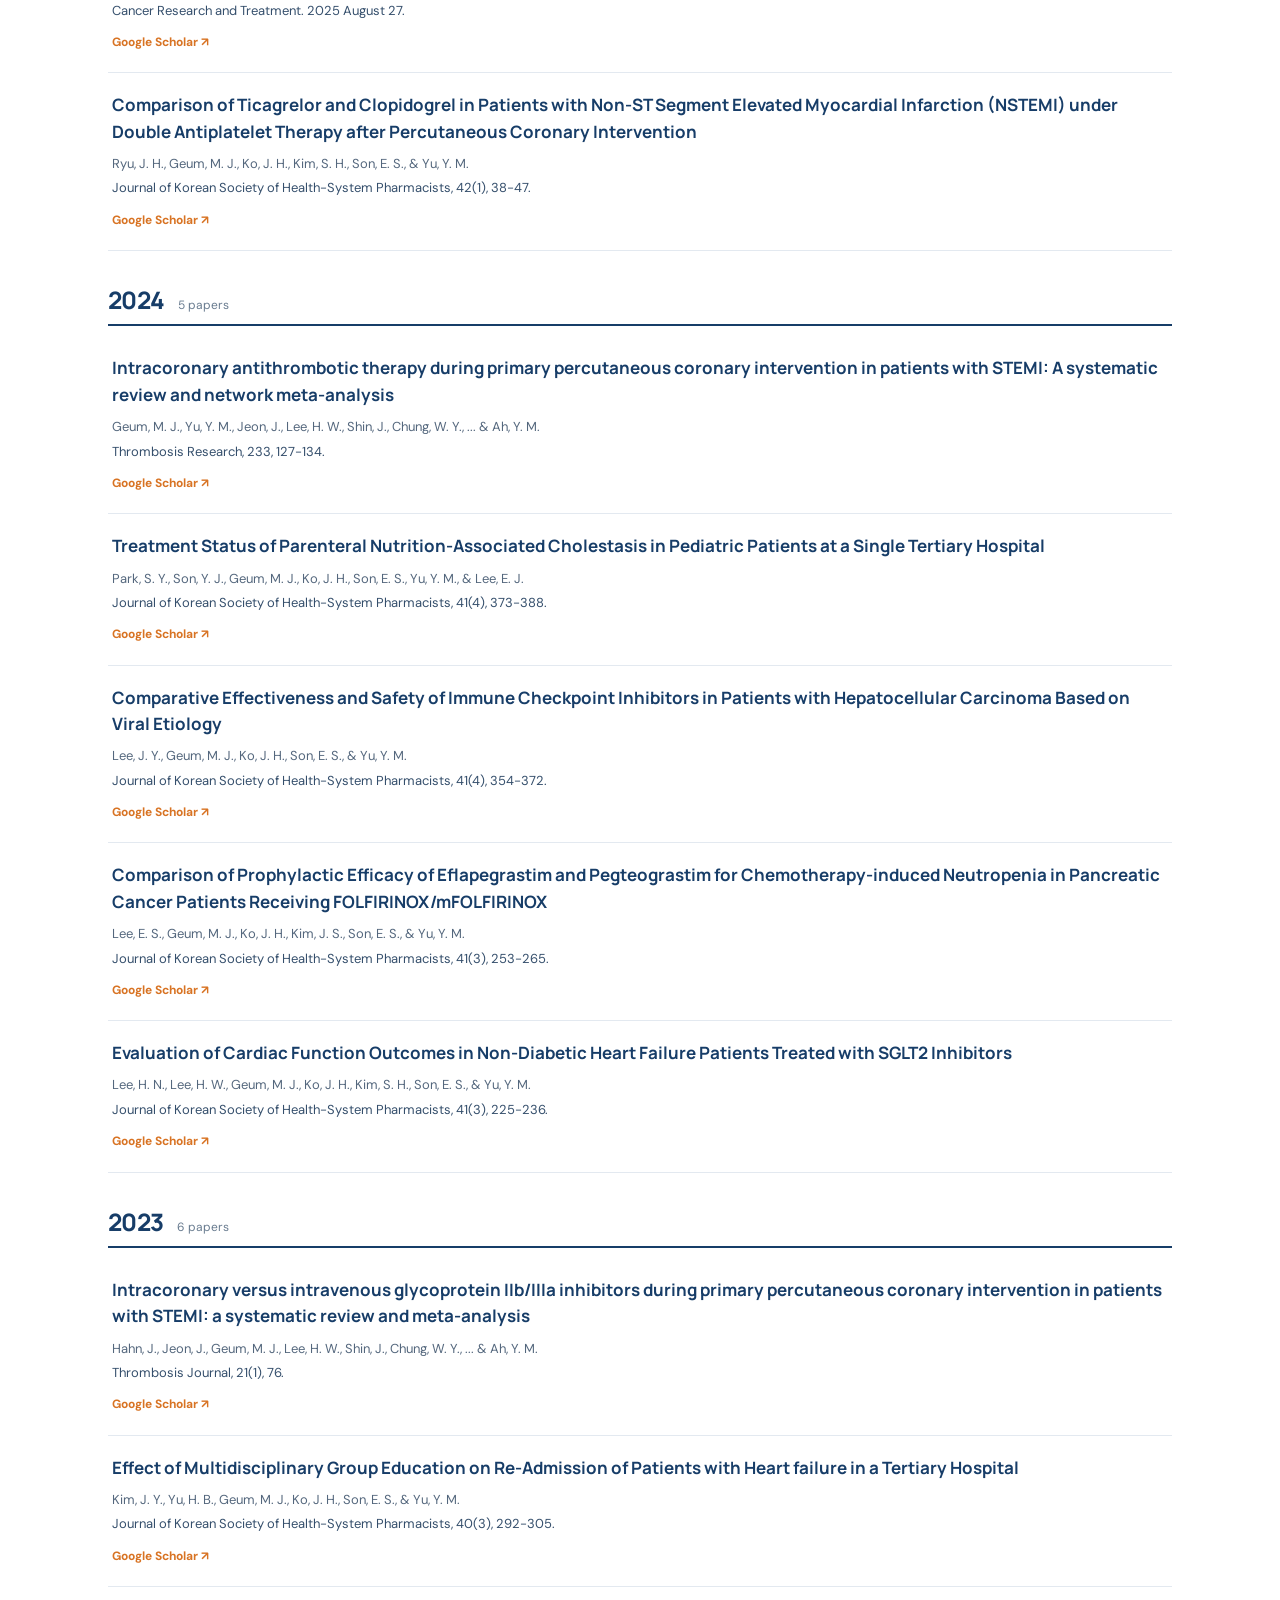
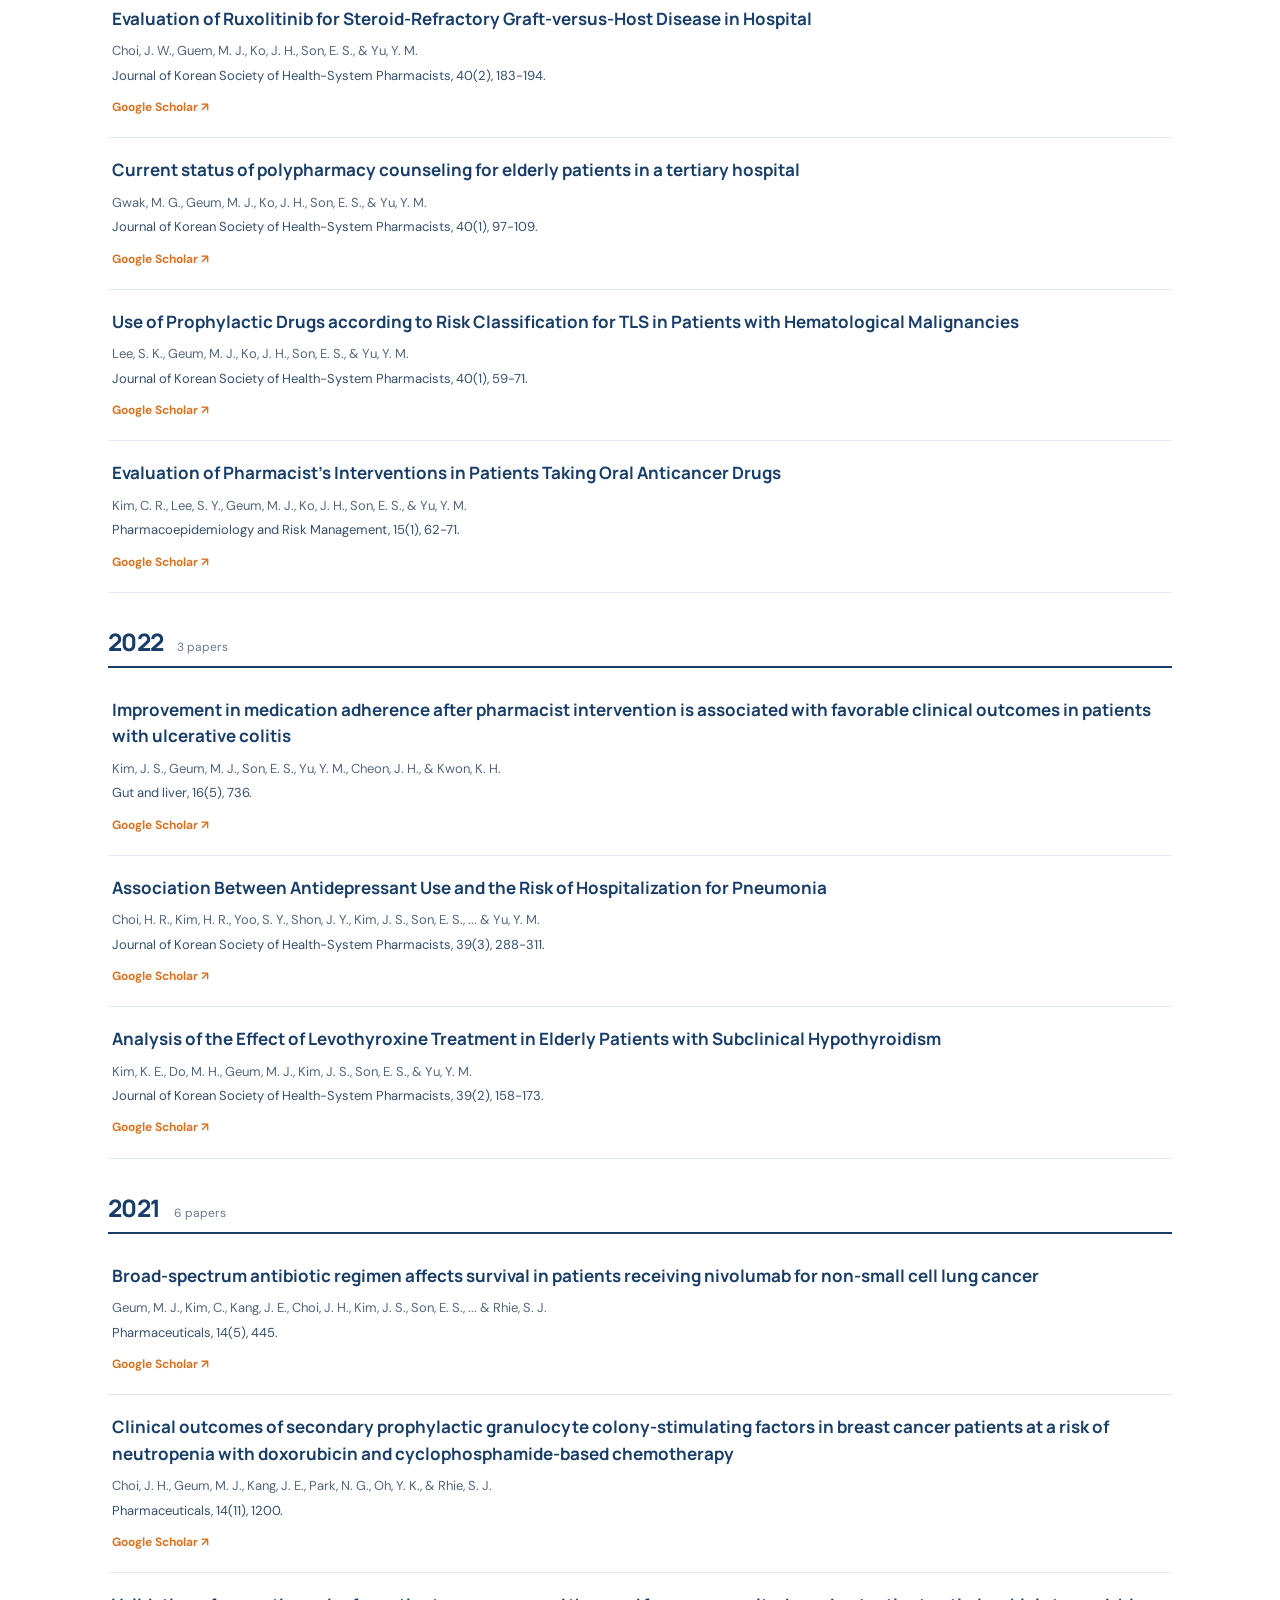
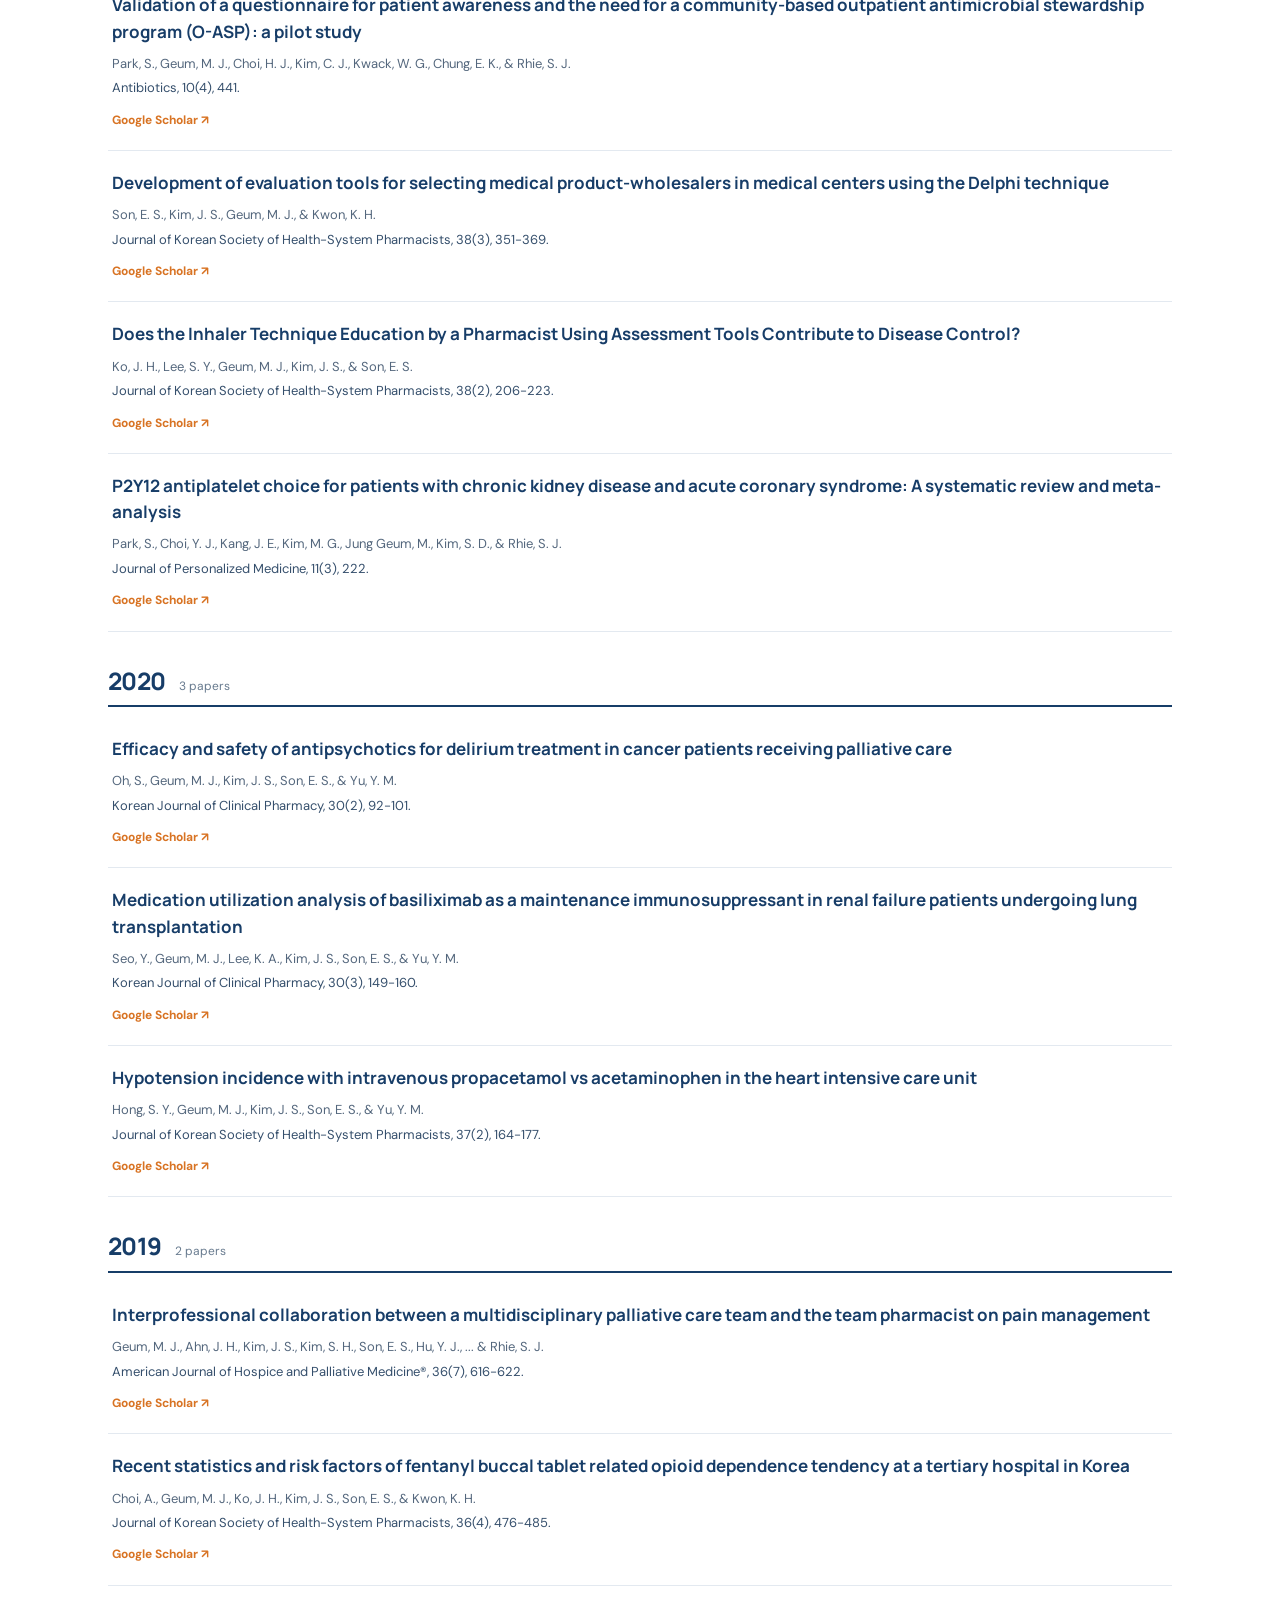
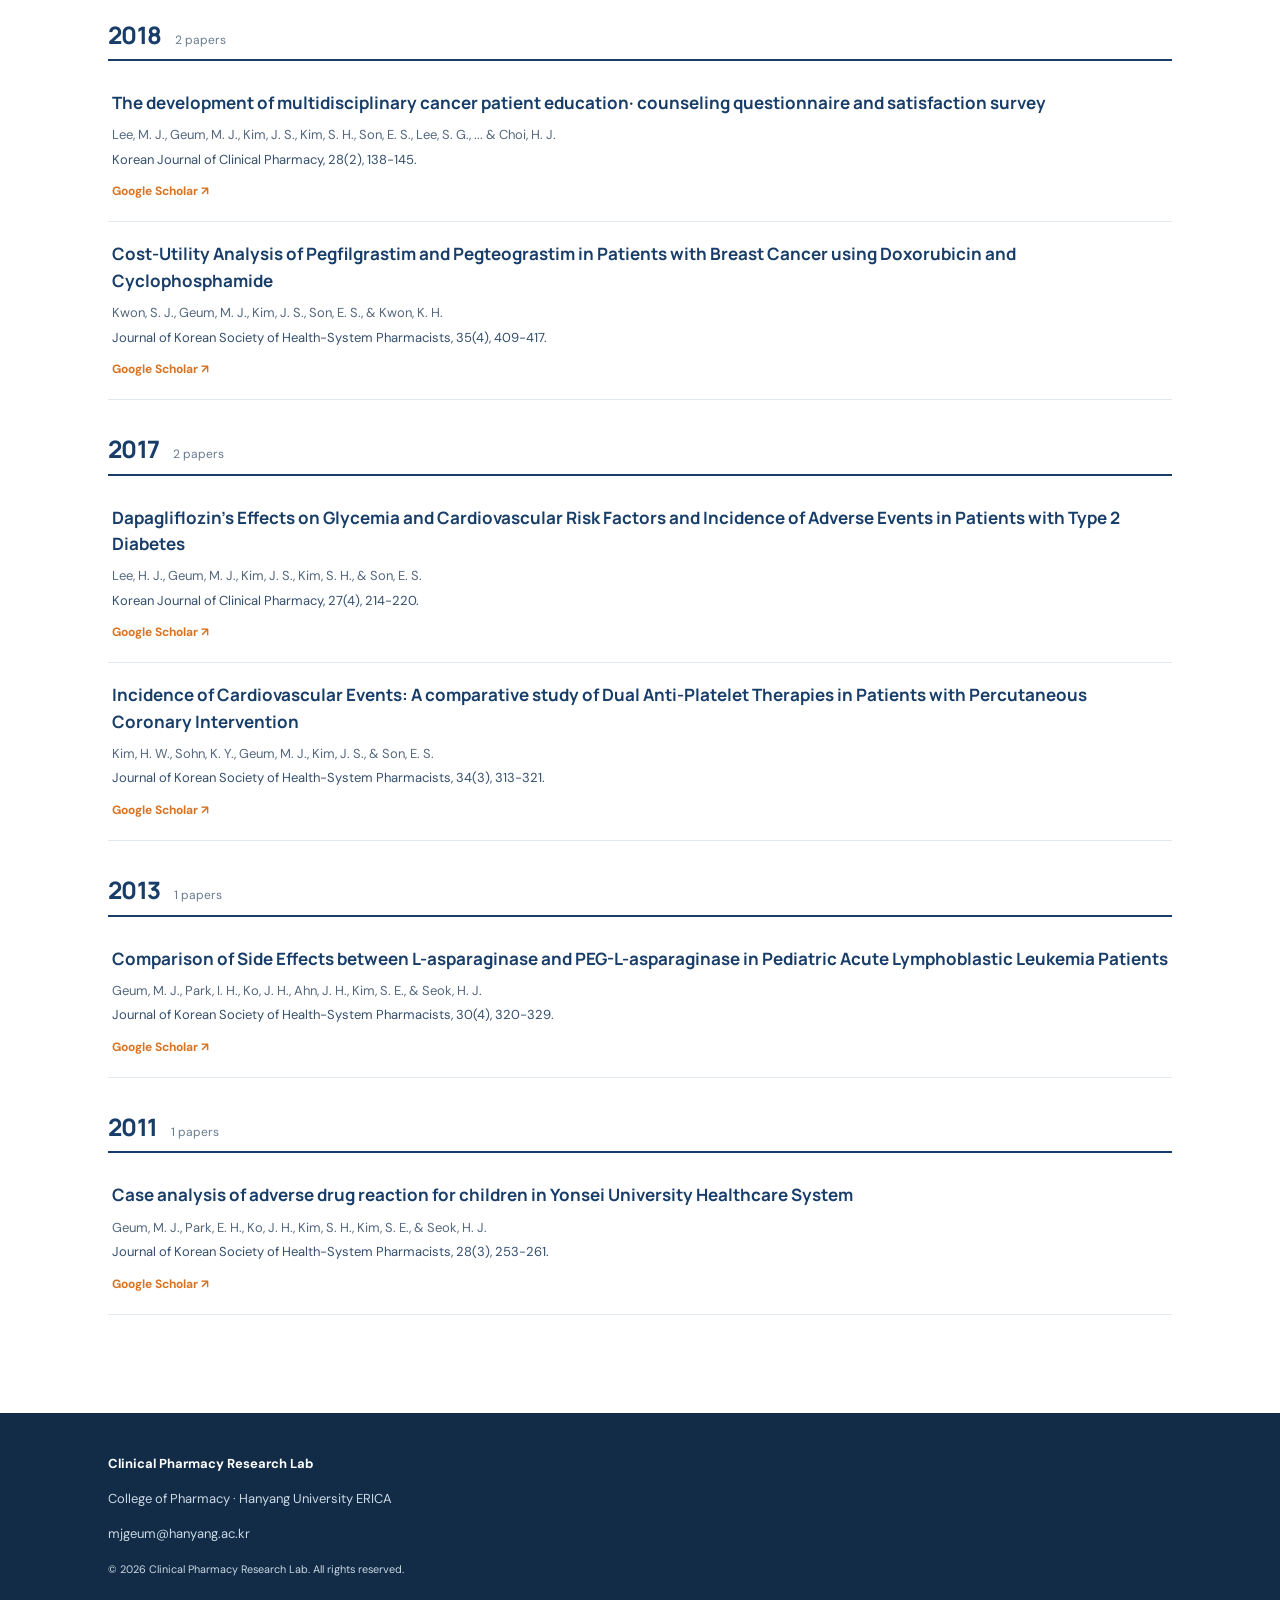
<file: publications.html>
<!DOCTYPE html>
<html lang="en"><head><meta charset="utf-8"/><meta content="width=device-width,initial-scale=1" name="viewport"/><meta content="Clinical Pharmacy Research Lab, Hanyang University ERICA. Medication effectiveness, safety and evidence-based pharmacy research." name="description"/><title>Publications | Clinical Pharmacy Research Lab · Hanyang University</title><link href="style.css" rel="stylesheet"/></head><body><header><div class="wrap top"><a class="brand" href="index.html">CLINICAL PHARMACY<br/>RESEARCH LAB<small>HANYANG UNIVERSITY ERICA</small></a><nav><a class="" href="index.html"><span class="en">Home</span><span class="ko" hidden="">홈</span></a><a class="" href="research.html"><span class="en">Research</span><span class="ko" hidden="">연구</span></a><a class="" href="pi.html"><span class="en">PI</span><span class="ko" hidden="">교수소개</span></a><a class="" href="team.html"><span class="en">Team</span><span class="ko" hidden="">구성원</span></a><a class="active" href="publications.html"><span class="en">Publications</span><span class="ko" hidden="">논문</span></a><a class="" href="news.html"><span class="en">News</span><span class="ko" hidden="">소식</span></a><a class="" href="join.html"><span class="en">Join Us</span><span class="ko" hidden="">모집</span></a><a class="" href="contact.html"><span class="en">Contact</span><span class="ko" hidden="">연락처</span></a><button aria-label="Toggle language" class="lang" id="language">한국어</button></nav></div></header><main><div class="pagehead"><div class="wrap"><div class="eyebrow">PUBLICATIONS</div><h1><span class="en">Publications</span><span class="ko" hidden="">전체 학술논문</span></h1><p><span class="en">Complete publication list · 2011–2026 · 39 papers</span><span class="ko" hidden="">전체 학술논문 39편 · 2011–2026 · 최신 연도순</span></p></div></div><section class="section"><div class="wrap"><div id="pubs"></div></div></section></main><footer class="footer"><div class="wrap"><strong>Clinical Pharmacy Research Lab</strong><p>College of Pharmacy · Hanyang University ERICA</p><p>mjgeum@hanyang.ac.kr</p><small>© 2026 Clinical Pharmacy Research Lab. All rights reserved.</small></div></footer><script src="data.js"></script><script src="script.js"></script></body></html>
</file>
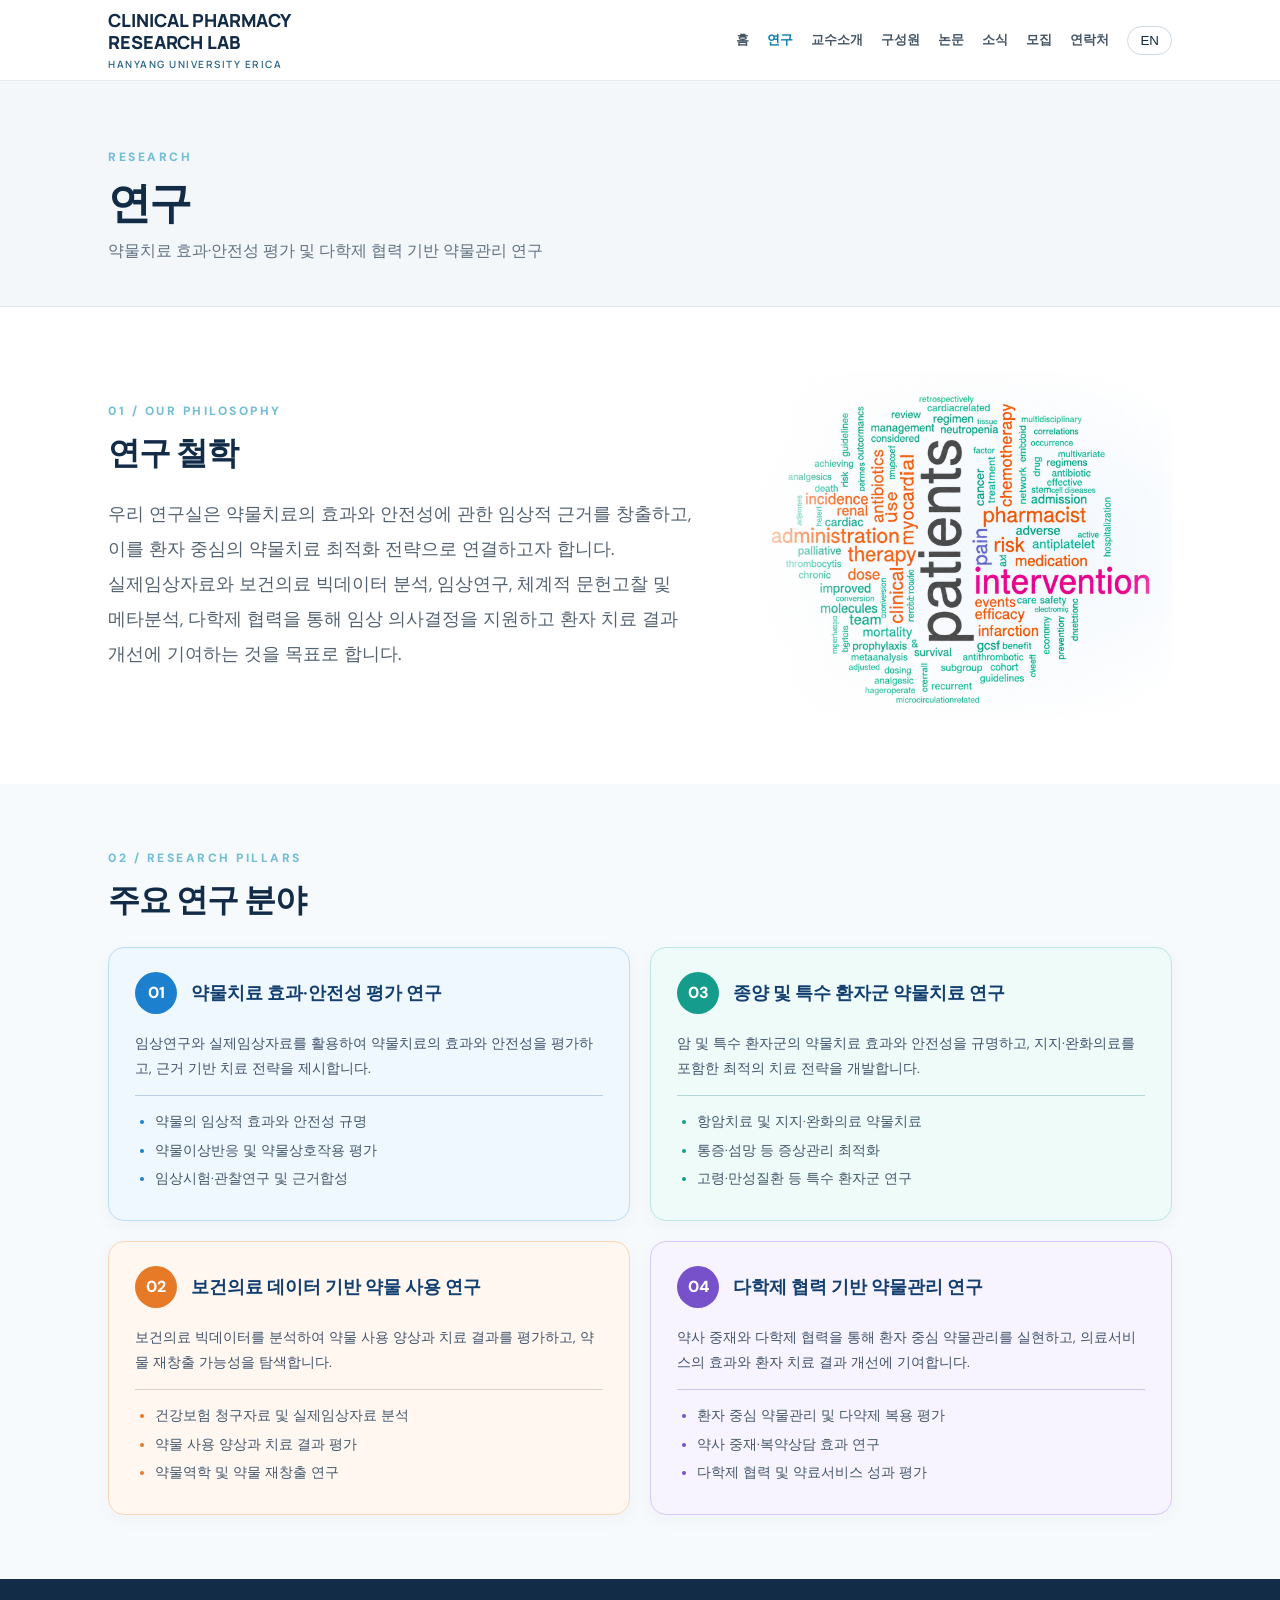
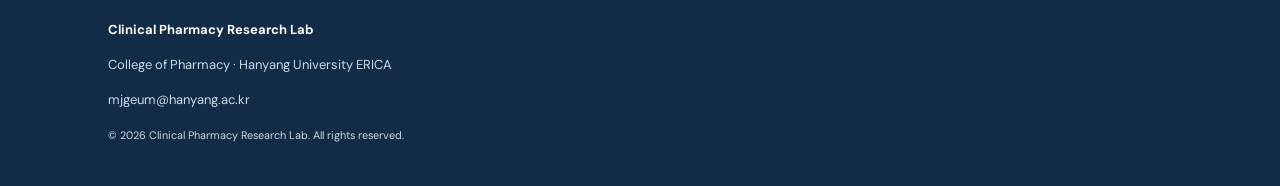
<file: research.html>
<!DOCTYPE html>

<html lang="en"><head><meta charset="utf-8"/><meta content="width=device-width,initial-scale=1" name="viewport"/><meta content="Clinical Pharmacy Research Lab, Hanyang University ERICA. Medication effectiveness, safety and evidence-based pharmacy research." name="description"/><title>Research | Clinical Pharmacy Research Lab · Hanyang University</title><link href="style.css" rel="stylesheet"/></head><body><header><div class="wrap top"><a class="brand" href="index.html">CLINICAL PHARMACY<br/>RESEARCH LAB<small>HANYANG UNIVERSITY ERICA</small></a><nav><a class="" href="index.html"><span class="en">Home</span><span class="ko" hidden="">홈</span></a><a class="active" href="research.html"><span class="en">Research</span><span class="ko" hidden="">연구</span></a><a class="" href="pi.html"><span class="en">PI</span><span class="ko" hidden="">교수소개</span></a><a class="" href="team.html"><span class="en">Team</span><span class="ko" hidden="">구성원</span></a><a class="" href="publications.html"><span class="en">Publications</span><span class="ko" hidden="">논문</span></a><a class="" href="news.html"><span class="en">News</span><span class="ko" hidden="">소식</span></a><a class="" href="join.html"><span class="en">Join Us</span><span class="ko" hidden="">모집</span></a><a class="" href="contact.html"><span class="en">Contact</span><span class="ko" hidden="">연락처</span></a><button aria-label="Toggle language" class="lang" id="language">한국어</button></nav></div></header><main><div class="pagehead"><div class="wrap"><div class="eyebrow">RESEARCH</div><h1><span class="en">Research</span><span class="ko" hidden="">연구</span></h1><p><span class="en">Clinical Pharmacy Research on Medication Effectiveness, Safety, and Multidisciplinary Medication Management</span><span class="ko" hidden="">약물치료 효과·안전성 평가 및 다학제 협력 기반 약물관리 연구</span></p></div></div><section class="section"><div class="wrap"><div class="philosophy-layout"><div class="philosophy-copy"><div class="eyebrow">01 / OUR PHILOSOPHY</div><h2><span class="en">Our Research Philosophy</span><span class="ko" hidden="">연구 철학</span></h2><p class="lead" style="color:#455565"><span class="en">Our lab generates clinical evidence on the effectiveness and safety of pharmacotherapy and translates it into patient-centered medication optimization strategies. Through real-world data and healthcare big data analyses, clinical research, systematic reviews and meta-analyses, and multidisciplinary collaboration, we aim to support clinical decision-making and improve patient outcomes.</span><span class="ko" hidden="">우리 연구실은 약물치료의 효과와 안전성에 관한 임상적 근거를 창출하고, 이를 환자 중심의 약물치료 최적화 전략으로 연결하고자 합니다. 실제임상자료와 보건의료 빅데이터 분석, 임상연구, 체계적 문헌고찰 및 메타분석, 다학제 협력을 통해 임상 의사결정을 지원하고 환자 치료 결과 개선에 기여하는 것을 목표로 합니다.</span></p></div><div class="philosophy-visual"><img alt="Patient-centered clinical pharmacy research word cloud" src="assets/research-patient-wordcloud-new.png"/></div></div></div></section><section class="section alt"><div class="wrap"><div class="eyebrow">02 / RESEARCH PILLARS</div><h2><span class="en">Research Areas</span><span class="ko" hidden="">주요 연구 분야</span></h2><div class="research-four-grid"><article class="pillar-card pillar-effect"><div class="pillar-card-head"><span class="pillar-num">01</span><h3><span class="en">Evaluation of Medication Effectiveness and Safety</span><span class="ko" hidden="">약물치료 효과·안전성 평가 연구</span></h3></div><p class="pillar-description"><span class="en">We evaluate the clinical effectiveness and safety of medicines using clinical studies and evidence synthesis to inform treatment decisions.</span><span class="ko" hidden="">임상연구와 실제임상자료를 활용하여 약물치료의 효과와 안전성을 평가하고, 근거 기반 치료 전략을 제시합니다.</span></p><div aria-hidden="true" class="pillar-divider"></div><ul class="en"><li>Clinical effectiveness and safety</li><li>Adverse drug reactions and interactions</li><li>Clinical studies and evidence synthesis</li></ul><ul class="ko" hidden=""><li>약물의 임상적 효과와 안전성 규명</li><li>약물이상반응 및 약물상호작용 평가</li><li>임상시험·관찰연구 및 근거합성</li></ul></article><article class="pillar-card pillar-oncology"><div class="pillar-card-head"><span class="pillar-num">03</span><h3><span class="en">Pharmacotherapy in Oncology and Special Populations</span><span class="ko" hidden="">종양 및 특수 환자군 약물치료 연구</span></h3></div><p class="pillar-description"><span class="en">We study optimal pharmacotherapy for people with cancer and other special populations, including supportive and palliative care.</span><span class="ko" hidden="">암 및 특수 환자군의 약물치료 효과와 안전성을 규명하고, 지지·완화의료를 포함한 최적의 치료 전략을 개발합니다.</span></p><div aria-hidden="true" class="pillar-divider"></div><ul class="en"><li>Oncology and supportive/palliative care</li><li>Optimization of pain and delirium management</li><li>Older adults and special populations</li></ul><ul class="ko" hidden=""><li>항암치료 및 지지·완화의료 약물치료</li><li>통증·섬망 등 증상관리 최적화</li><li>고령·만성질환 등 특수 환자군 연구</li></ul></article><article class="pillar-card pillar-data"><div class="pillar-card-head"><span class="pillar-num">02</span><h3><span class="en">Healthcare Data–Driven Medication Use Research</span><span class="ko" hidden="">보건의료 데이터 기반 약물 사용 연구</span></h3></div><p class="pillar-description"><span class="en">We analyze healthcare big data to understand medication use, treatment outcomes, and opportunities for drug repurposing.</span><span class="ko" hidden="">보건의료 빅데이터를 분석하여 약물 사용 양상과 치료 결과를 평가하고, 약물 재창출 가능성을 탐색합니다.</span></p><div aria-hidden="true" class="pillar-divider"></div><ul class="en"><li>Claims and real-world data analytics</li><li>Medication use patterns and outcomes</li><li>Pharmacoepidemiology and drug repurposing</li></ul><ul class="ko" hidden=""><li>건강보험 청구자료 및 실제임상자료 분석</li><li>약물 사용 양상과 치료 결과 평가</li><li>약물역학 및 약물 재창출 연구</li></ul></article><article class="pillar-card pillar-team"><div class="pillar-card-head"><span class="pillar-num">04</span><h3><span class="en">Multidisciplinary Medication Management</span><span class="ko" hidden="">다학제 협력 기반 약물관리 연구</span></h3></div><p class="pillar-description"><span class="en">We evaluate pharmacist interventions and multidisciplinary approaches to improve patient-centered medication management.</span><span class="ko" hidden="">약사 중재와 다학제 협력을 통해 환자 중심 약물관리를 실현하고, 의료서비스의 효과와 환자 치료 결과 개선에 기여합니다.</span></p><div aria-hidden="true" class="pillar-divider"></div><ul class="en"><li>Patient-centered medication management</li><li>Pharmacist interventions and counseling</li><li>Collaborative care and service outcomes</li></ul><ul class="ko" hidden=""><li>환자 중심 약물관리 및 다약제 복용 평가</li><li>약사 중재·복약상담 효과 연구</li><li>다학제 협력 및 약료서비스 성과 평가</li></ul></article></div></div></section></main><footer class="footer"><div class="wrap"><strong>Clinical Pharmacy Research Lab</strong><p>College of Pharmacy · Hanyang University ERICA</p><p>mjgeum@hanyang.ac.kr</p><small>© 2026 Clinical Pharmacy Research Lab. All rights reserved.</small></div></footer><script src="data.js"></script><script src="script.js"></script></body></html>
</file>
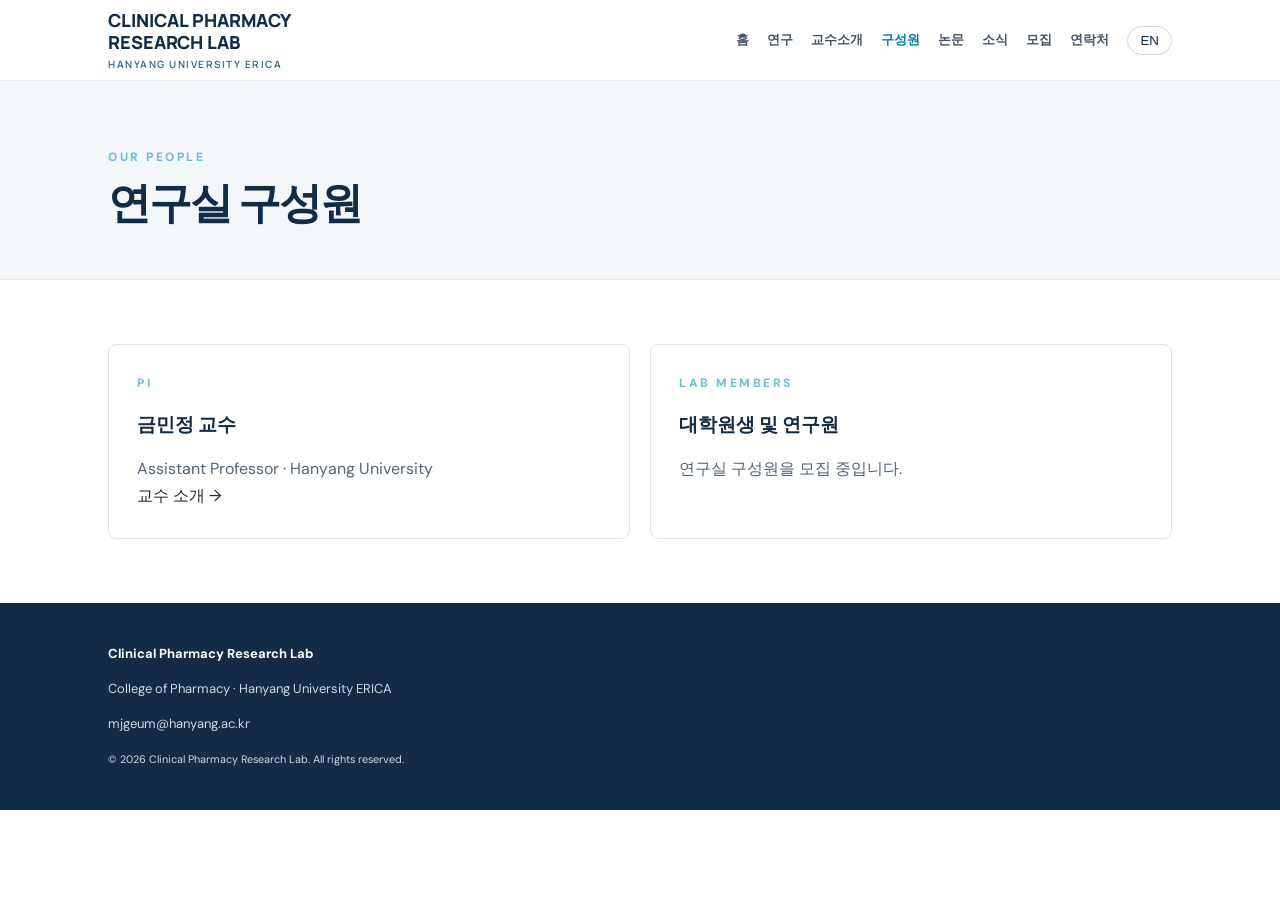
<file: team.html>
<!doctype html><html lang="en"><head><meta charset="utf-8"><meta name="viewport" content="width=device-width,initial-scale=1"><meta name="description" content="Clinical Pharmacy Research Lab, Hanyang University ERICA. Medication effectiveness, safety and evidence-based pharmacy research."><title>Team | Clinical Pharmacy Research Lab · Hanyang University</title><link rel="stylesheet" href="style.css"></head><body><header><div class="wrap top"><a class="brand" href="index.html">CLINICAL PHARMACY<br>RESEARCH LAB<small>HANYANG UNIVERSITY ERICA</small></a><nav><a class="" href="index.html"><span class="en">Home</span><span class="ko" hidden>홈</span></a><a class="" href="research.html"><span class="en">Research</span><span class="ko" hidden>연구</span></a><a class="" href="pi.html"><span class="en">PI</span><span class="ko" hidden>교수소개</span></a><a class="active" href="team.html"><span class="en">Team</span><span class="ko" hidden>구성원</span></a><a class="" href="publications.html"><span class="en">Publications</span><span class="ko" hidden>논문</span></a><a class="" href="news.html"><span class="en">News</span><span class="ko" hidden>소식</span></a><a class="" href="join.html"><span class="en">Join Us</span><span class="ko" hidden>모집</span></a><a class="" href="contact.html"><span class="en">Contact</span><span class="ko" hidden>연락처</span></a><button class="lang" id="language" aria-label="Toggle language">한국어</button></nav></div></header><main><div class="pagehead"><div class="wrap"><div class="eyebrow">OUR PEOPLE</div><h1><span class="en">Team</span><span class="ko" hidden>연구실 구성원</span></h1></div></div><section class="section"><div class="wrap"><div class="cards"><div class="card"><div class="eyebrow">PI</div><h3><span class="en">Min Jung Geum, Ph.D.</span><span class="ko" hidden>금민정 교수</span></h3><p>Assistant Professor · Hanyang University</p><a href="pi.html"><span class="en">View profile →</span><span class="ko" hidden>교수 소개 →</span></a></div><div class="card"><div class="eyebrow">LAB MEMBERS</div><h3><span class="en">Graduate Students & Researchers</span><span class="ko" hidden>대학원생 및 연구원</span></h3><p><span class="en">We are currently recruiting new lab members.</span><span class="ko" hidden>연구실 구성원을 모집 중입니다.</span></p></div></div></div></section></main><footer class="footer"><div class="wrap"><strong>Clinical Pharmacy Research Lab</strong><p>College of Pharmacy · Hanyang University ERICA</p><p>mjgeum@hanyang.ac.kr</p><small>© 2026 Clinical Pharmacy Research Lab. All rights reserved.</small></div></footer><script src="data.js"></script><script src="script.js"></script></body></html>
</file>
<file: style.css>
@import url('https://fonts.googleapis.com/css2?family=DM+Sans:wght@400;500;600;700&family=Manrope:wght@400;500;600;700;800&display=swap');:root{--navy:#122b47;--blue:#26658a;--light:#f3f7fa;--ink:#1d2935;--muted:#627182}*{box-sizing:border-box}body{margin:0;font-family:'DM Sans',Arial,sans-serif;color:var(--ink);line-height:1.7}a{color:inherit;text-decoration:none}header{background:white;border-bottom:1px solid #e5edf2;position:sticky;top:0;z-index:10}.wrap{max-width:1120px;margin:auto;padding:0 28px}.top{display:flex;align-items:center;justify-content:space-between;gap:20px;min-height:80px}.brand{font-family:Manrope,sans-serif;font-size:18px;font-weight:800;color:var(--navy);line-height:1.2}.brand small{display:block;font-size:10px;font-weight:600;letter-spacing:1.5px;color:var(--blue);margin-top:5px}nav{display:flex;gap:18px;align-items:center;flex-wrap:wrap}nav a{font-size:13px;font-weight:700;color:#455565}nav a.active,nav a:hover{color:#087eac}.lang{border:1px solid #cbd9e3;border-radius:20px;padding:6px 12px;background:white;cursor:pointer;color:var(--navy)}.hero{background:linear-gradient(110deg,#102940 0%,#1c5273 68%,#327d98 100%);color:white;padding:100px 0 105px}.eyebrow{font-size:12px;font-weight:800;letter-spacing:2.5px;text-transform:uppercase;color:#71bed6}.hero .eyebrow{color:#a9e2ef}h1,h2,h3{font-family:Manrope,Arial,sans-serif;line-height:1.25}h1{font-size:clamp(36px,5.5vw,64px);max-width:850px;margin:18px 0 24px;letter-spacing:-2px}h2{font-size:32px;letter-spacing:-.7px;color:var(--navy);margin:10px 0 25px}h3{font-size:19px;color:var(--navy)}.lead{font-size:18px;max-width:770px;opacity:.92}.btn{display:inline-block;background:white;color:var(--navy);padding:12px 22px;font-weight:700;border-radius:4px;margin:20px 10px 0 0}.btn.secondary{background:transparent;color:white;border:1px solid #b5d5e4}.pagehead{padding:66px 0 42px;background:var(--light);border-bottom:1px solid #e0e9f0}.pagehead h1{font-size:43px;color:var(--navy);margin:8px 0}.pagehead p{color:var(--muted);margin:0}.section{padding:64px 0}.section.alt{background:#f7fafc}.cards{display:grid;grid-template-columns:repeat(2,1fr);gap:20px}.card{border:1px solid #dce6ee;background:white;border-radius:8px;padding:28px}.card .num{font-weight:800;color:#2e86a7;font-size:12px;letter-spacing:2px}.card p{color:#536476;margin-bottom:0}.small{color:var(--muted);font-size:14px}.pill{display:inline-block;background:#e7f2f7;color:#1d6685;padding:5px 10px;font-size:12px;font-weight:700;border-radius:30px}.timeline{border-left:2px solid #d4e4ed;padding-left:25px}.timeline p{margin:0 0 20px}.timeline strong{display:block;color:var(--navy)}.pub{padding:20px 0;border-bottom:1px solid #e4edf3}.pub .year{font-size:12px;font-weight:800;color:#247d9d}.pub h3{font-size:16px;margin:5px 0}.pub p{font-size:13px;color:#657686;margin:3px 0}.notice{background:#edf5f9;border-left:4px solid #3781a3;padding:18px 22px;margin:20px 0}.footer{background:#122b47;color:#cbd9e3;padding:40px 0;font-size:13px}.footer strong{color:white}.split{display:grid;grid-template-columns:1fr 1fr;gap:40px}.portrait{background:#e6eff5;border:1px dashed #a8bdcb;border-radius:8px;min-height:240px;display:flex;align-items:center;justify-content:center;color:#688297;text-align:center;padding:20px}ul{padding-left:20px}li{margin:8px 0}@media(max-width:820px){.top{display:block;padding:16px 0}nav{margin-top:18px;gap:12px}.cards,.split{grid-template-columns:1fr}.hero{padding:70px 0}.section{padding:42px 0}}
/* Join Us */
.admission{padding:28px;border:1px solid #d9e4ed;border-radius:12px;background:#f6f9fc;margin-bottom:30px}.admission h2{margin:13px 0}.admission-link{display:inline-block;background:#184e80;color:#fff!important;text-decoration:none;margin-top:12px}.join-cards{display:grid;grid-template-columns:repeat(3,minmax(0,1fr));gap:18px}.join-card{padding:22px;border:1px solid #d9e3ed;border-radius:12px;background:#fff}.join-card h3{font-size:17px;margin:0 0 12px;color:#142e4c}.join-card p{font-size:14px;line-height:1.85;color:#52657b}.apply-heading{margin:45px 0 25px}.apply-steps{display:grid;grid-template-columns:repeat(4,minmax(0,1fr));gap:12px}.apply-step{border-top:2px solid #b9cfe2;padding-top:18px;position:relative}.apply-step:before{content:"";position:absolute;top:-7px;left:0;width:12px;height:12px;border-radius:50%;background:#174e83}.apply-step:last-child:before{background:#e9812f}.apply-step b{font-size:12px;color:#e97827;letter-spacing:.06em}.apply-step h3{font-size:15px;margin:8px 0}.apply-step p{font-size:13px;color:#536980;line-height:1.7}.join-outro{margin-top:35px}.contact-link{font-weight:700;color:#174e83}@media(max-width:820px){.join-cards{grid-template-columns:1fr}.apply-steps{grid-template-columns:repeat(2,minmax(0,1fr));row-gap:24px}}@media(max-width:480px){.apply-steps{grid-template-columns:1fr}}

/* Contact */
.contact-map-header{display:flex;justify-content:space-between;align-items:center;gap:16px;flex-wrap:wrap;margin:44px 0 16px}.contact-map-header h2{margin:0}.map-link{color:#175783;font-weight:700;text-decoration:underline;text-underline-offset:3px}.map-frame{overflow:hidden;border:1px solid #dce6ee;border-radius:12px}.map-frame iframe{display:block}.contact-cards a{color:#175783;overflow-wrap:anywhere}

/* Professor portrait */
.portrait{padding:0;min-height:0;background:transparent;border:0;display:block;max-width:330px;overflow:hidden}.professor-photo{display:block;width:100%;height:auto;object-fit:contain;border-radius:8px}.team-photo{width:160px;max-width:100%;margin-bottom:20px}.home-pi{display:grid;grid-template-columns:180px 1fr;gap:32px;align-items:center}.home-pi-image{max-width:180px}@media(max-width:600px){.home-pi{grid-template-columns:1fr}.home-pi-image{max-width:160px}}

/* Home: user-provided original photographs */
.home-hero-images{display:grid;grid-template-columns:1fr 1fr;gap:18px;margin:28px 0 26px;align-items:stretch}.home-hero-images img{display:block;width:100%;aspect-ratio:2.65/1;object-fit:cover;border-radius:9px;background:white}.hero-subtitle{font-size:18px;line-height:1.7;color:#e2f2fa;font-weight:600}@media(max-width:680px){.home-hero-images{grid-template-columns:1fr}.home-hero-images img{aspect-ratio:2.65/1}}

/* Compact homepage: reveal research cards on initial desktop viewport */
@media(min-width:821px){
body:has(.home-research) .top{min-height:62px}
body:has(.home-research) .brand{font-size:15px}
body:has(.home-research) .hero{padding:26px 0 28px;background:linear-gradient(120deg,#f7fafc,#eaf2f8);color:#122b47}
body:has(.home-research) .hero .eyebrow{color:#dc7926;letter-spacing:1.5px}
body:has(.home-research) .hero h1{font-size:clamp(27px,3vw,38px);max-width:none;margin:7px 0 8px;letter-spacing:-1px}
body:has(.home-research) .hero-subtitle{font-size:15px;line-height:1.4;color:#3e566d}
body:has(.home-research) .home-hero-images{max-width:810px;gap:14px;margin:14px 0 12px}
body:has(.home-research) .home-hero-images img{aspect-ratio:3.6/1;object-fit:cover}
body:has(.home-research) .home-lead{font-size:13px;line-height:1.5;max-width:1000px;margin:8px 0 0;color:#465d72}
body:has(.home-research) .hero .btn{padding:8px 14px;margin:10px 8px 0 0;background:#174e83;color:#fff;font-size:13px}
body:has(.home-research) .hero .btn.secondary{background:transparent;color:#174e83;border-color:#174e83}
body:has(.home-research) .home-research{padding:26px 0 38px}
body:has(.home-research) .home-research h2{font-size:25px;margin:6px 0 14px}
body:has(.home-research) .home-research .cards{grid-template-columns:repeat(4,minmax(0,1fr));gap:12px}
body:has(.home-research) .home-research .card{padding:16px}
body:has(.home-research) .home-research .card h3{font-size:15px;margin:9px 0}
body:has(.home-research) .home-research .card p{font-size:12px;line-height:1.5}
}
@media(max-width:820px){body:has(.home-research) .hero{padding:34px 0}body:has(.home-research) .hero h1{font-size:34px}body:has(.home-research) .home-research{padding:30px 0}}

/* Single high-resolution user-selected banner: crop only its photographic upper half.
   Heading remains selectable accessible HTML rather than raster text. */
body:has(.home-research) .home-banner-photo{width:100%;height:clamp(155px,20vw,235px);overflow:hidden;border-radius:10px;margin:13px 0 10px;background:#f1f6fa}
body:has(.home-research) .home-banner-photo img{width:100%;height:auto;display:block;transform:translateY(-1.5%)}
@media(max-width:680px){body:has(.home-research) .home-banner-photo{height:clamp(110px,27vw,180px)}body:has(.home-research) .home-banner-photo img{width:100%;height:100%;object-fit:cover;object-position:top;transform:none}}

/* MJ Lab home hero: split composition with softly fading right-side photo */
body:has(.mj-hero) .mj-hero{background:linear-gradient(180deg,#fff 0%,#f2f6fa 100%);color:#102f52;padding:0;overflow:hidden}
body:has(.mj-hero) .mj-hero-layout{display:grid;grid-template-columns:51% 49%;min-height:425px;align-items:stretch;position:relative}
body:has(.mj-hero) .mj-hero-copy{padding:56px 10px 38px 0;position:relative;z-index:1}
body:has(.mj-hero) .mj-hero .eyebrow{color:#e97827;font-size:12px;letter-spacing:1.1px;line-height:1.5}
body:has(.mj-hero) .mj-hero h1{font-size:clamp(32px,3.5vw,49px);letter-spacing:-1.8px;line-height:1.27;color:#10365e;margin:18px 0 16px;max-width:640px;font-weight:800;word-break:keep-all}
body:has(.mj-hero) .mj-hero-desc{font-size:16px;line-height:1.85;color:#4c5b6b;max-width:550px;margin:0;word-break:keep-all}
body:has(.mj-hero) .mj-hero-actions{display:flex;flex-wrap:wrap;gap:10px;margin-top:22px}
body:has(.mj-hero) .mj-hero .btn{background:#164c80;color:white;border:1px solid #164c80;padding:10px 17px;margin:0;border-radius:6px;font-size:14px}
body:has(.mj-hero) .mj-hero .btn.secondary{background:transparent;color:#164c80}
body:has(.mj-hero) .mj-hero-signature{font-size:13px;color:#6c7c8b;line-height:1.7;margin:32px 0 0}
body:has(.mj-hero) .mj-hero-signature strong{color:#1d344b}
body:has(.mj-hero) .mj-hero-visual{background-image:linear-gradient(90deg,#f9fbfd 0%,rgba(249,251,253,.82) 10%,rgba(249,251,253,.05) 42%,rgba(249,251,253,0) 100%),url('assets/mj-hero-pharmacy.png');background-position:center,left center;background-size:cover,cover;background-repeat:no-repeat;min-height:400px;margin-right:calc(min(0px,(1120px - 100vw)/2));}
body:has(.mj-hero) .home-research{padding-top:35px}
@media(max-width:820px){body:has(.mj-hero) .mj-hero-layout{grid-template-columns:1fr;min-height:0}body:has(.mj-hero) .mj-hero-copy{padding:36px 0 20px}body:has(.mj-hero) .mj-hero h1{font-size:clamp(30px,6vw,42px)}body:has(.mj-hero) .mj-hero-visual{min-height:230px;margin:0 -28px;background-image:linear-gradient(180deg,#f8fbfd,rgba(248,251,253,0) 45%),url('assets/mj-hero-pharmacy.png');background-position:center,center 43%}body:has(.mj-hero) .mj-hero-signature{margin-top:22px}}

/* Home: research and news only */
.home-section-heading{display:flex;align-items:center;justify-content:space-between;gap:16px;margin-bottom:22px}.home-section-heading h2{margin:0}.home-news-list{display:grid;grid-template-columns:repeat(2,minmax(0,1fr));gap:18px}.news-page-list{display:grid;gap:18px}.news-meta{display:flex;align-items:center;gap:14px;margin-bottom:16px;color:#65768b;font-size:.88rem}.news-tag{font-weight:700;color:#e97721}.news-entry{padding:28px}.news-entry h2{font-size:1.3rem;line-height:1.5}.news-entry p{margin:8px 0}.home-news-list .card h3{line-height:1.5}@media(max-width:720px){.home-news-list{grid-template-columns:1fr}.home-section-heading{align-items:flex-start}.news-entry{padding:20px}}

/* Contact: vertically stacked details above a full-width map */
.contact-details{width:100%;margin:0 0 22px}.contact-detail{display:grid;grid-template-columns:155px minmax(0,1fr);gap:12px;padding:13px 0;border-bottom:1px dashed #dbe4ec;font-size:15px;align-items:start}.contact-label{color:#61748a}.contact-detail a{color:#155287}.contact-map-header{margin-top:20px}.map-frame{overflow:hidden;border-radius:7px}.map-frame iframe{display:block;width:100%;height:390px}
/* PI photo: compact portrait alongside professor details */
body:has(.professor-photo) .section:first-of-type .split{grid-template-columns:230px minmax(0,1fr);gap:32px;align-items:center}
body:has(.professor-photo) .portrait{width:220px;max-width:100%}
body:has(.professor-photo) .professor-photo{width:100%;height:auto;object-fit:contain}
@media(max-width:600px){.contact-detail{grid-template-columns:95px minmax(0,1fr);gap:10px;font-size:14px}.map-frame iframe{height:320px}body:has(.professor-photo) .section:first-of-type .split{grid-template-columns:135px minmax(0,1fr);gap:16px}body:has(.professor-photo) .portrait{width:135px}}

/* Research philosophy and four pillars */
.pillars-layout{display:grid;grid-template-columns:minmax(0,1fr) minmax(210px,1.05fr) minmax(0,1fr);gap:22px;align-items:center;margin-top:30px}
.pillar-side{display:grid;gap:20px}
.pillar-box{min-height:115px;display:flex;align-items:center;justify-content:center;text-align:center;padding:22px;border:1px solid #dce5ef;border-radius:16px;background:#fff;color:#113b68;font-size:1.06rem;line-height:1.65;box-shadow:0 8px 25px rgba(18,55,88,.04)}
.pillar-wordcloud{display:flex;justify-content:center;align-items:center}
.pillar-wordcloud img{display:block;width:100%;max-width:330px;height:auto;object-fit:contain}
@media(max-width:760px){.pillars-layout{grid-template-columns:1fr;gap:16px}.pillar-wordcloud{grid-row:1}.pillar-wordcloud img{max-width:250px}.pillar-side{gap:12px}.pillar-box{min-height:75px;padding:15px}}

/* Research pillars: readable editorial cards and original sharpened word cloud */
.pillars-layout{display:grid;grid-template-columns:minmax(0,1fr) minmax(250px,.95fr) minmax(0,1fr);gap:18px;align-items:center;margin-top:30px}
.pillar-side{display:grid;gap:18px}
.pillar-card{border:1px solid var(--pillar-border);border-radius:15px;background:var(--pillar-bg);padding:22px 20px;min-height:218px;box-shadow:0 6px 22px rgba(18,55,88,.045);position:relative}
.pillar-effect{--pillar-border:#b8ddf9;--pillar-bg:#f0f8ff;--pillar-accent:#1c80cf}
.pillar-data{--pillar-border:#f9d6b7;--pillar-bg:#fff7f0;--pillar-accent:#e77a27}
.pillar-oncology{--pillar-border:#b9e9e1;--pillar-bg:#effbf8;--pillar-accent:#159c8d}
.pillar-team{--pillar-border:#d8c8fb;--pillar-bg:#f8f4ff;--pillar-accent:#7751ca}
.pillar-card-head{display:flex;align-items:flex-start;gap:12px}
.pillar-num{font-size:12px;font-weight:800;color:var(--pillar-accent);border:1px solid var(--pillar-border);border-radius:50%;height:34px;min-width:34px;display:grid;place-items:center;background:white}
.pillar-card h3{font-size:16px;line-height:1.45;color:#123f70;margin:2px 0 12px;word-break:keep-all}
.pillar-card ul{margin:0;padding-left:19px;font-size:13px;line-height:1.8;color:#43576c;word-break:keep-all}
.pillar-card li::marker{color:var(--pillar-accent)}
.pillar-wordcloud{display:flex;justify-content:center;align-items:center;min-width:0;padding:14px;border-radius:50%;background:radial-gradient(circle,#fff 57%,#f1f8ff 82%,transparent 83%)}
.pillar-wordcloud img{width:100%;max-width:325px;height:auto;object-fit:contain;image-rendering:auto}
@media(max-width:930px){.pillars-layout{grid-template-columns:1fr 1fr}.pillar-wordcloud{grid-column:1/-1;grid-row:1;max-width:350px;margin:auto}.pillar-card{min-height:200px}}
@media(max-width:620px){.pillars-layout{grid-template-columns:1fr}.pillar-wordcloud{grid-column:1;max-width:280px}.pillar-card{min-height:0;padding:18px}.pillar-card h3{font-size:15px}}

/* Connected four-pillar research infographic — October 2026 */
body:has(.pillar-hub) .section.alt{background:#fff}
body:has(.pillar-hub) .pillars-layout{grid-template-columns:minmax(0,1fr) minmax(280px,.83fr) minmax(0,1fr);gap:0;align-items:center;margin-top:34px}
body:has(.pillar-hub) .pillar-side{gap:24px;z-index:1}
body:has(.pillar-hub) .pillar-card{min-height:292px;padding:22px 23px;border-radius:16px;box-shadow:0 6px 25px rgba(23,54,86,.035);overflow:visible}
body:has(.pillar-hub) .pillar-card-head{align-items:center;gap:12px}
body:has(.pillar-hub) .pillar-num{width:43px;height:43px;min-width:43px;font-size:17px;color:white;background:var(--pillar-accent);border:0}
body:has(.pillar-hub) .pillar-card h3{font-size:16px;margin:0;flex:1;line-height:1.5}
body:has(.pillar-hub) .pillar-icon{display:grid;place-items:center;width:44px;height:44px;min-width:44px;border-radius:50%;font-size:28px;color:var(--pillar-accent);background:color-mix(in srgb,var(--pillar-accent) 11%,white)}
body:has(.pillar-hub) .pillar-description{font-size:13px;line-height:1.75;color:#40536c;margin:15px 0 11px;word-break:keep-all}
body:has(.pillar-hub) .pillar-divider{height:1px;background:color-mix(in srgb,var(--pillar-accent) 18%,#dce3eb);margin:12px 0}
body:has(.pillar-hub) .pillar-card ul{font-size:12.5px;line-height:1.65;padding-left:18px}
body:has(.pillar-hub) .pillar-card li{margin:5px 0}
body:has(.pillar-hub) .pillar-hub{z-index:2;position:relative;width:calc(100% + 8px);aspect-ratio:1;margin:0 -4px;padding:20px;border:1.5px solid #e1e8f2;border-radius:50%;background:radial-gradient(circle at 50% 50%,white 63%,#f1f7fc 87%,#fdf9ff 100%);box-shadow:0 4px 20px rgba(29,64,98,.025)}
body:has(.pillar-hub) .pillar-hub img{max-width:none;width:100%;height:100%;object-fit:contain;border-radius:50%;mix-blend-mode:multiply}
body:has(.pillar-hub) .pillar-connected:after{content:'';position:absolute;top:50%;width:42px;border-top:2px solid var(--pillar-accent);opacity:.85;z-index:0}
body:has(.pillar-hub) .pillar-left:after{left:100%}
body:has(.pillar-hub) .pillar-right:after{right:100%}
body:has(.pillar-hub) .pillar-connected:before{content:'';position:absolute;top:calc(50% - 5px);width:10px;height:10px;background:var(--pillar-accent);border:3px solid #fff;border-radius:50%;box-shadow:0 0 0 1px var(--pillar-accent);z-index:3}
body:has(.pillar-hub) .pillar-left:before{left:calc(100% + 30px)}
body:has(.pillar-hub) .pillar-right:before{right:calc(100% + 30px)}
@media(max-width:1100px){body:has(.pillar-hub) .pillars-layout{grid-template-columns:minmax(0,1fr) minmax(220px,.75fr) minmax(0,1fr)}body:has(.pillar-hub) .pillar-card{padding:18px;min-height:315px}body:has(.pillar-hub) .pillar-card h3{font-size:14px}body:has(.pillar-hub) .pillar-icon{width:32px;height:32px;min-width:32px;font-size:22px}}
@media(max-width:930px){body:has(.pillar-hub) .pillars-layout{grid-template-columns:1fr 1fr;gap:18px}body:has(.pillar-hub) .pillar-hub{grid-column:1/-1;grid-row:1;width:310px;max-width:100%;margin:0 auto}body:has(.pillar-hub) .pillar-side{gap:18px}body:has(.pillar-hub) .pillar-card{min-height:275px}body:has(.pillar-hub) .pillar-connected:before,body:has(.pillar-hub) .pillar-connected:after{display:none}}
@media(max-width:620px){body:has(.pillar-hub) .pillars-layout{grid-template-columns:1fr}body:has(.pillar-hub) .pillar-hub{grid-column:1;max-width:275px}body:has(.pillar-hub) .pillar-card{min-height:0;padding:20px}body:has(.pillar-hub) .pillar-card h3{font-size:15px}}

/* 2026-10-08: streamlined research page */
.philosophy-layout{display:grid;grid-template-columns:minmax(0,1.15fr) minmax(280px,.85fr);align-items:center;gap:32px;min-height:270px}
.philosophy-copy .lead{max-width:760px;line-height:1.95;word-break:keep-all}
.philosophy-visual{position:relative;min-width:0;display:flex;justify-content:center;align-items:center;overflow:hidden;background:radial-gradient(ellipse at 65% 50%,#f3f9ff 0%,#fff 72%);border-radius:24px}
.philosophy-visual:before{content:"";position:absolute;inset:0;z-index:1;pointer-events:none;background:linear-gradient(90deg,#fff 0%,rgba(255,255,255,.1) 26%,transparent 65%)}
.philosophy-visual img{display:block;width:100%;max-width:420px;height:auto;mix-blend-mode:multiply;mask-image:radial-gradient(ellipse,#000 60%,transparent 97%);-webkit-mask-image:radial-gradient(ellipse,#000 60%,transparent 97%)}
.research-four-grid{display:grid;grid-template-columns:repeat(4,minmax(0,1fr));gap:18px;margin-top:28px}
.research-simple-card{border:1px solid #dce5ef;border-radius:14px;background:#fff;padding:23px 20px;min-height:142px;box-shadow:0 5px 18px rgba(12,50,89,.035)}
.research-simple-num{display:block;color:#ee7b24;font-weight:800;font-size:13px;margin-bottom:18px}
.research-simple-card h3{font-size:16px;line-height:1.6;color:#123c68;margin:0;word-break:keep-all}
@media(max-width:850px){.philosophy-layout{grid-template-columns:1fr}.philosophy-visual{max-width:400px;margin:auto}.research-four-grid{grid-template-columns:repeat(2,minmax(0,1fr))}}
@media(max-width:520px){.research-four-grid{grid-template-columns:1fr}.research-simple-card{min-height:105px}.philosophy-visual{max-width:310px}}
/* Equal heading typography for Home Research and News */
.home-research .home-section-heading h2,.home-news .home-section-heading h2{font-size:28px!important;line-height:1.25!important;font-weight:750!important;letter-spacing:-.025em!important}


/* Final layout: original detailed, colored research pillars; no connecting lines */
.research-four-grid{display:grid;grid-template-columns:repeat(2,minmax(0,1fr));gap:20px;margin-top:28px}
.research-four-grid .pillar-card{min-height:260px;padding:24px 26px;border-radius:16px;background:var(--pillar-bg);border:1px solid var(--pillar-border);box-shadow:0 5px 18px rgba(18,55,88,.035)}
.research-four-grid .pillar-card-head{display:flex;align-items:center;gap:14px}
.research-four-grid .pillar-num{display:grid;place-items:center;flex-shrink:0;width:42px;height:42px;border-radius:50%;background:var(--pillar-accent);color:white;font-size:16px;font-weight:800;border:0}
.research-four-grid .pillar-card h3{flex:1;margin:0;color:#123f70;font-size:18px;line-height:1.5}
.research-four-grid .pillar-icon{display:grid;place-items:center;flex-shrink:0;width:42px;height:42px;border-radius:50%;color:var(--pillar-accent);background:color-mix(in srgb,var(--pillar-accent) 12%,white);font-size:25px}
.research-four-grid .pillar-description{font-size:14px;line-height:1.8;color:#40536c;margin:17px 0 12px}
.research-four-grid .pillar-divider{height:1px;background:color-mix(in srgb,var(--pillar-accent) 20%,#dce3eb);margin:14px 0}
.research-four-grid .pillar-card ul{font-size:13.5px;line-height:1.75;margin:0;padding-left:20px}
.research-four-grid .pillar-card li{margin:5px 0}
@media(max-width:740px){.research-four-grid{grid-template-columns:1fr}.research-four-grid .pillar-card{min-height:0;padding:20px}.research-four-grid .pillar-card h3{font-size:16px}}
/* Both home headings use the same typography regardless of markup structure */
body:has(.mj-hero) .home-research h2,body:has(.mj-hero) .home-news h2{font-size:28px!important;font-weight:700!important;line-height:1.3!important;letter-spacing:-.025em!important;margin:6px 0 18px!important}
body:has(.mj-hero) .home-news .home-section-heading h2{margin:6px 0 18px!important}
/* Lighter main hero heading */
body:has(.mj-hero) .mj-hero h1{font-weight:600!important}

/* Complete publication archive */
.pub-year-group{margin:0 0 34px}
.pub-year-heading{display:flex;align-items:baseline;gap:14px;border-bottom:2px solid #173d68;padding:0 0 9px;margin:0 0 10px}
.pub-year-heading h2{font-size:24px;color:#173d68;margin:0;font-weight:750}
.pub-year-heading span{font-size:12px;color:#687b8f}
.pub-full{padding:19px 4px 18px;border-bottom:1px solid #e3e9f0}
.pub-full h3{font-size:17px;line-height:1.55;margin:0 0 8px;color:#173d68}
.pub-full p{margin:3px 0;line-height:1.65}
.pub-full .pub-authors{font-size:13px;color:#54677d}
.pub-full .pub-journal{font-size:13px;color:#354f6c}
.pub-search{display:inline-block;margin-top:8px;font-size:12px;font-weight:700;color:#d87323;text-decoration:none}
.pub-search:hover{text-decoration:underline}
</file>
